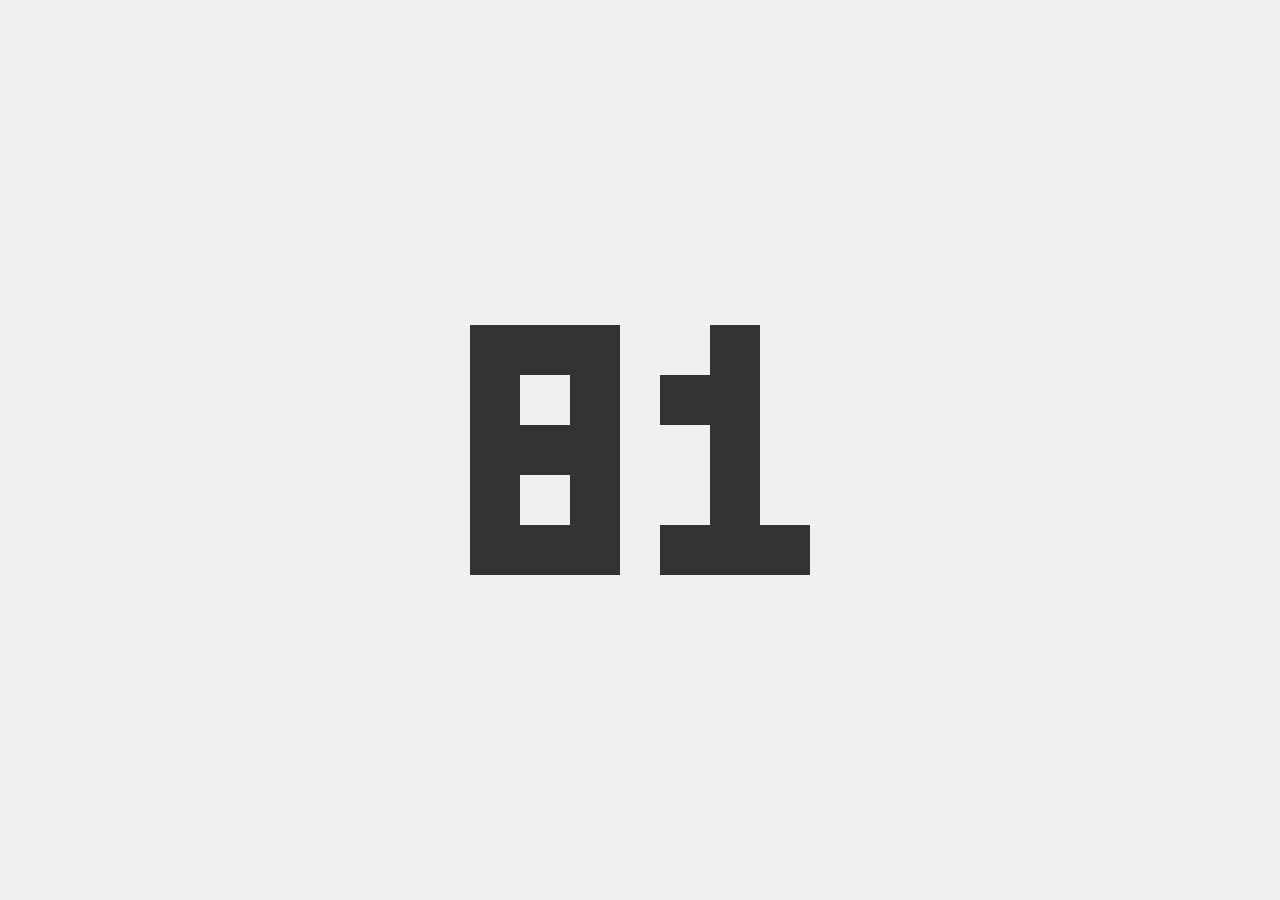
<file: лаба 2 веб/index.html>
<html lang="ru">
<head>
    <meta charset="UTF-8">
    <meta name="viewport" content="width=device-width, initial-scale=1.0">
    <title>Задание 1 - Цифры 81</title>
    <link rel="stylesheet" href="style1.css">
</head>
<body>
  
    <div class="screen-center">
        
        
        <div class="numbers-wrapper">
            
            
            <div class="digit eight">
                <!-- Ряд 1 -->
                <div class="b"></div><div class="b"></div><div class="b"></div>
                <!-- Ряд 2 -->
                <div class="b"></div><div class="w"></div><div class="b"></div>
                <!-- Ряд 3 -->
                <div class="b"></div><div class="b"></div><div class="b"></div>
                <!-- Ряд 4 -->
                <div class="b"></div><div class="w"></div><div class="b"></div>
                <!-- Ряд 5 -->
                <div class="b"></div><div class="b"></div><div class="b"></div>
            </div>

            
            <div class="digit one">
                <!-- Ряд 1 -->
                <div class="w"></div><div class="b"></div><div class="w"></div>
                <!-- Ряд 2 -->
                <div class="b"></div><div class="b"></div><div class="w"></div>
                <!-- Ряд 3 -->
                <div class="w"></div><div class="b"></div><div class="w"></div>
                <!-- Ряд 4 -->
                <div class="w"></div><div class="b"></div><div class="w"></div>
                <!-- Ряд 5 -->
                <div class="b"></div><div class="b"></div><div class="b"></div>
            </div>

        </div>
    </div>
</body>
</html>
</file>
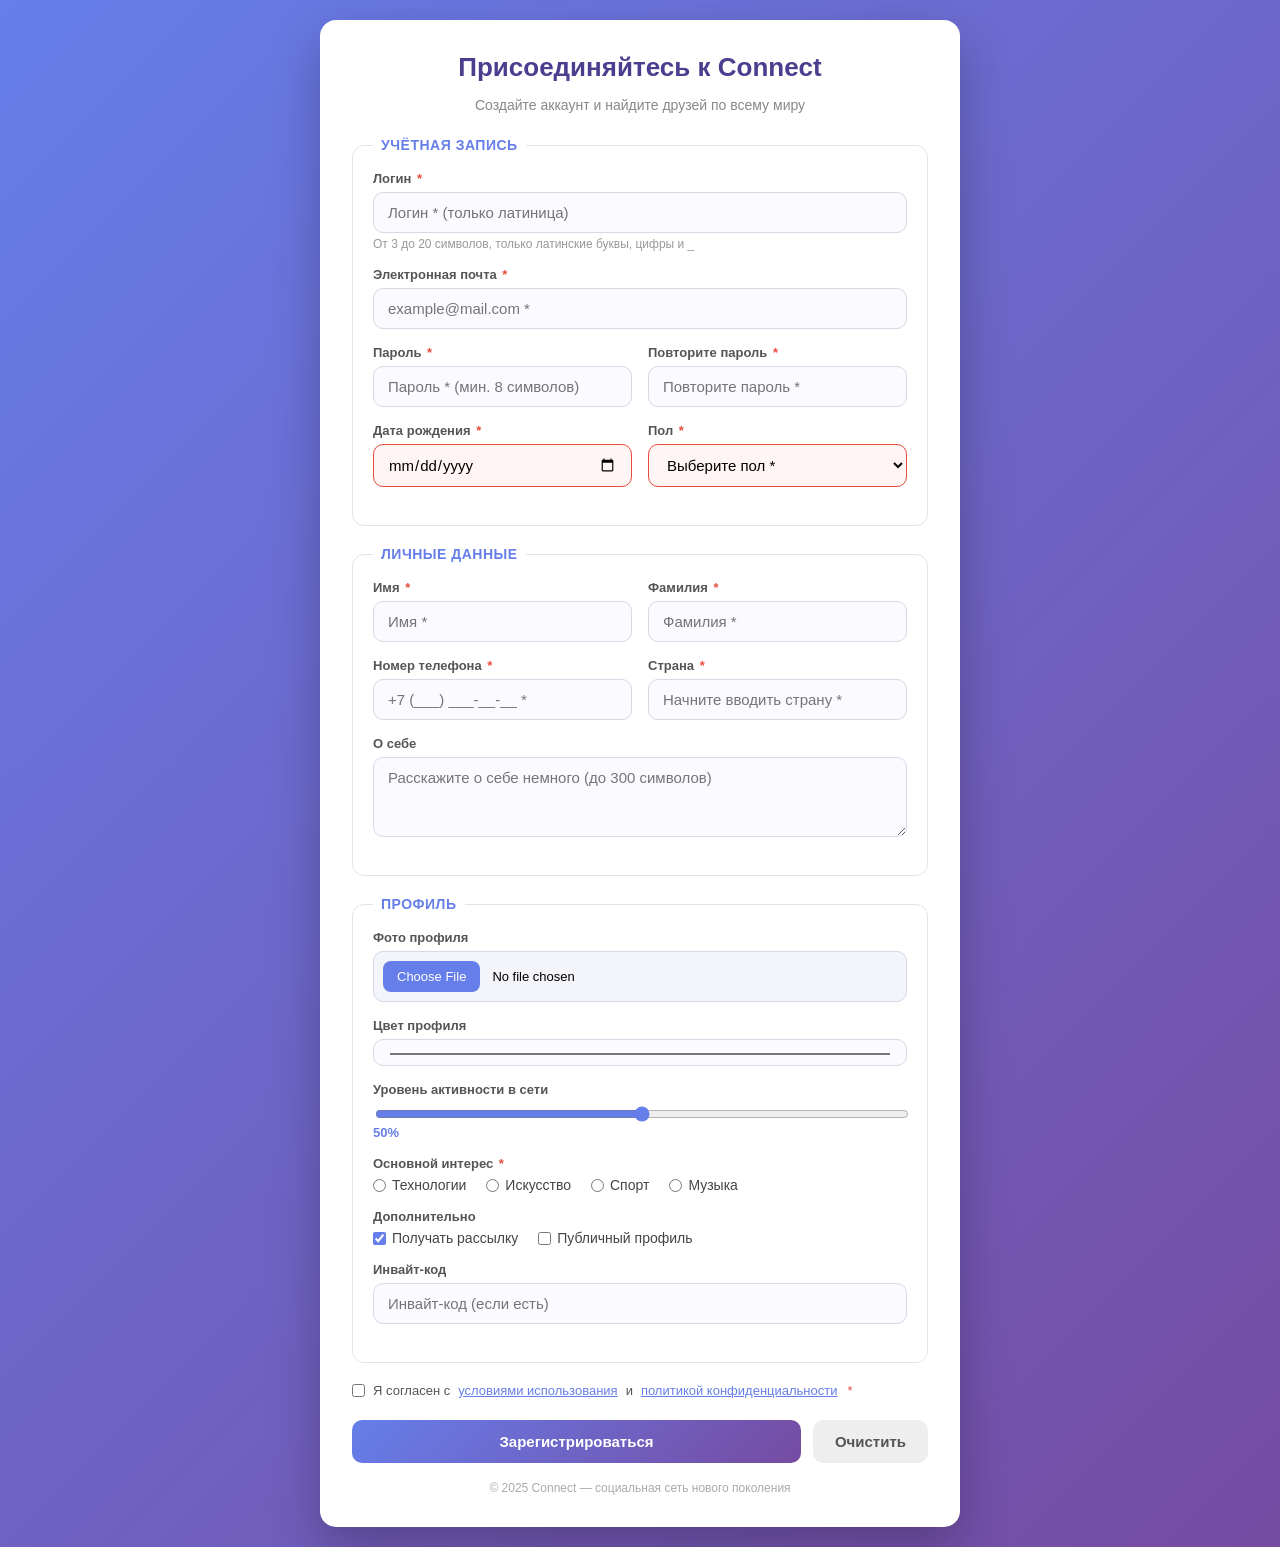
<file: лаба 3 веб/index.html>
<!DOCTYPE html>
<html lang="ru">
<head>
<meta charset="UTF-8">
<meta name="viewport" content="width=device-width, initial-scale=1.0">
<title>Регистрация в соц. сети</title>
<style>
  * { box-sizing: border-box; }
  body {
    font-family: 'Segoe UI', Arial, sans-serif;
    background: linear-gradient(135deg, #667eea, #764ba2);
    display: flex;
    justify-content: center;
    align-items: center;
    min-height: 100vh;
    margin: 0;
    padding: 20px;
  }
  .form-container {
    background: #fff;
    border-radius: 16px;
    box-shadow: 0 20px 50px rgba(0,0,0,.25);
    padding: 32px;
    width: 100%;
    max-width: 640px;
  }
  h1 {
    text-align: center;
    color: #4a3f8f;
    margin: 0 0 6px;
    font-size: 26px;
  }
  .subtitle {
    text-align: center;
    color: #888;
    font-size: 14px;
    margin-bottom: 24px;
  }
  fieldset {
    border: 1px solid #e3e3ee;
    border-radius: 12px;
    padding: 18px 20px 22px;
    margin: 0 0 20px;
  }
  legend {
    color: #667eea;
    font-weight: 600;
    padding: 0 8px;
    font-size: 14px;
    text-transform: uppercase;
    letter-spacing: .5px;
  }
  .field {
    margin-bottom: 16px;
    display: flex;
    flex-direction: column;
  }
  .row {
    display: flex;
    gap: 16px;
  }
  .row .field { flex: 1; }
  label {
    font-size: 13px;
    font-weight: 600;
    color: #555;
    margin-bottom: 6px;
  }
  input, select, textarea {
    width: 100%;
    padding: 11px 14px;
    border: 1.5px solid #d8d8e6;
    border-radius: 10px;
    font-size: 15px;
    font-family: inherit;
    transition: border-color .2s, box-shadow .2s;
    background: #fafaff;
  }
  input:focus, select:focus, textarea:focus {
    outline: none;
    border-color: #667eea;
    box-shadow: 0 0 0 3px rgba(102,126,234,.18);
    background: #fff;
  }
  textarea { resize: vertical; min-height: 80px; }
  .radio-group, .checkbox-group {
    display: flex;
    flex-wrap: wrap;
    gap: 8px 20px;
  }
  .radio-group label, .checkbox-group label {
    font-weight: 400;
    font-size: 14px;
    color: #444;
    display: flex;
    align-items: center;
    gap: 6px;
    margin: 0;
    cursor: pointer;
  }
  .radio-group input, .checkbox-group input {
    width: auto;
    margin: 0;
    accent-color: #667eea;
  }
  .hint { font-size: 12px; color: #999; margin-top: 4px; }
  .avatar-field {
    display: flex;
    align-items: center;
    gap: 14px;
  }
  input[type="file"] {
    padding: 9px;
    font-size: 13px;
    background: #f4f4fb;
    cursor: pointer;
  }
  input[type="file"]::file-selector-button {
    background: #667eea;
    color: #fff;
    border: none;
    border-radius: 8px;
    padding: 8px 14px;
    margin-right: 12px;
    cursor: pointer;
    font-size: 13px;
    transition: background .2s;
  }
  input[type="file"]::file-selector-button:hover { background: #5560cc; }
  input[type="range"] { padding: 0; accent-color: #667eea; }
  .range-value { font-size: 13px; color: #667eea; font-weight: 600; }
  .actions {
    display: flex;
    gap: 12px;
    margin-top: 8px;
  }
  button {
    flex: 1;
    padding: 13px;
    border: none;
    border-radius: 10px;
    font-size: 15px;
    font-weight: 600;
    cursor: pointer;
    transition: transform .15s, box-shadow .2s;
  }
  button:hover { transform: translateY(-1px); box-shadow: 0 6px 16px rgba(0,0,0,.15); }
  button[type="submit"] {
    background: linear-gradient(135deg, #667eea, #764ba2);
    color: #fff;
  }
  button[type="reset"] {
    background: #eee;
    color: #555;
    flex: 0 0 auto;
    padding: 13px 22px;
  }
  footer {
    text-align: center;
    font-size: 12px;
    color: #aaa;
    margin-top: 18px;
  }

  .required { color: #e74c3c; margin-left: 2px; }

  input:invalid:not(:placeholder-shown):not(:focus):not([type="checkbox"]):not([type="radio"]):not([type="range"]):not([type="file"]):not([type="color"]):not([type="password"]),
  textarea:invalid:not(:placeholder-shown):not(:focus),
  select:invalid:not(:focus):not(:valid) {
    border-color: #e74c3c;
    background: #fff5f5;
  }
  input:valid:not(:placeholder-shown):not([type="checkbox"]):not([type="radio"]):not([type="range"]):not([type="file"]):not([type="color"]):not([type="password"]):not([type="date"]) {
    border-color: #2ecc71;
  }
  .error-message {
    display: none;
    color: #e74c3c;
    font-size: 12px;
    margin-top: 4px;
  }
  .field.invalid .error-message { display: block; }
  .field.invalid input,
  .field.invalid select,
  .field.invalid textarea {
    border-color: #e74c3c;
    background: #fff5f5;
  }

  @media (max-width: 600px) {
    body { padding: 12px; align-items: flex-start; }
    .form-container { padding: 20px 16px; border-radius: 14px; }
    h1 { font-size: 21px; }

    .field label { display: none; }
    .radio-group label, .checkbox-group label { display: flex; }
    fieldset { padding: 14px 14px 18px; }

    .row { flex-direction: column; gap: 0; }
    .actions { flex-direction: column; }
    button[type="reset"] { flex: 1; padding: 13px; }
    .hint { display: block; }
    .error-message { display: none !important; }
    .field.invalid .error-message { display: block !important; }
  }
</style>
</head>
<body>

<main class="form-container">
  <h1>Присоединяйтесь к Connect</h1>
  <p class="subtitle">Создайте аккаунт и найдите друзей по всему миру</p>

  <form id="regForm" action="#" method="post" enctype="multipart/form-data" novalidate>

    <fieldset>
      <legend>Учётная запись</legend>

      <div class="field" data-field="login">
        <label for="login">Логин <span class="required">*</span></label>
        <input type="text" id="login" name="login"
               placeholder="Логин * (только латиница)"
               required minlength="3" maxlength="20" pattern="[A-Za-z0-9_]+"
               autocomplete="username">
        <span class="hint">От 3 до 20 символов, только латинские буквы, цифры и _</span>
        <span class="error-message">Введите корректный логин (3–20 символов, латиница)</span>
      </div>

      <div class="field" data-field="email">
        <label for="email">Электронная почта <span class="required">*</span></label>
        <input type="email" id="email" name="email"
               placeholder="example@mail.com *"
               required autocomplete="email">
        <span class="error-message">Введите корректный e-mail</span>
      </div>

      <div class="row">
        <div class="field" data-field="password">
          <label for="password">Пароль <span class="required">*</span></label>
          <input type="password" id="password" name="password"
                 placeholder="Пароль * (мин. 8 символов)"
                 required minlength="8" autocomplete="new-password">
          <span class="error-message">Пароль минимум 8 символов</span>
        </div>
        <div class="field" data-field="password-confirm">
          <label for="password-confirm">Повторите пароль <span class="required">*</span></label>
          <input type="password" id="password-confirm" name="password_confirm"
                 placeholder="Повторите пароль *"
                 required minlength="8" autocomplete="new-password">
          <span class="error-message">Пароли не совпадают</span>
        </div>
      </div>

      <div class="row">
        <div class="field" data-field="birthdate">
          <label for="birthdate">Дата рождения <span class="required">*</span></label>
          <input type="date" id="birthdate" name="birthdate" required>
          <span class="error-message">Регистрация доступна с 16 лет</span>
        </div>
        <div class="field" data-field="gender">
          <label for="gender">Пол <span class="required">*</span></label>
          <select id="gender" name="gender" required>
            <option value="" disabled selected>Выберите пол *</option>
            <option value="male">Мужской</option>
            <option value="female">Женский</option>
            <option value="other">Другой</option>
            <option value="na">Не хочу указывать</option>
          </select>
          <span class="error-message">Выберите пол</span>
        </div>
      </div>
    </fieldset>

    <fieldset>
      <legend>Личные данные</legend>

      <div class="row">
        <div class="field" data-field="first-name">
          <label for="first-name">Имя <span class="required">*</span></label>
          <input type="text" id="first-name" name="first_name"
                 placeholder="Имя *" required minlength="2" maxlength="50"
                 autocomplete="given-name">
          <span class="error-message">Введите имя (от 2 символов)</span>
        </div>
        <div class="field" data-field="last-name">
          <label for="last-name">Фамилия <span class="required">*</span></label>
          <input type="text" id="last-name" name="last_name"
                 placeholder="Фамилия *" required minlength="2" maxlength="50"
                 autocomplete="family-name">
          <span class="error-message">Введите фамилию (от 2 символов)</span>
        </div>
      </div>

      <div class="row">
        <div class="field" data-field="phone">
          <label for="phone">Номер телефона <span class="required">*</span></label>
          <input type="tel" id="phone" name="phone"
                 placeholder="+7 (___) ___-__-__ *"
                 required pattern="\+?[0-9\s\-\(\)]{10,18}"
                 autocomplete="tel">
          <span class="error-message">Введите корректный номер телефона</span>
        </div>
        <div class="field" data-field="country">
          <label for="country">Страна <span class="required">*</span></label>
          <input type="text" id="country" name="country" list="countries"
                 placeholder="Начните вводить страну *" required
                 autocomplete="country-name">
          <datalist id="countries">
            <option value="Россия"></option>
            <option value="Беларусь"></option>
            <option value="Казахстан"></option>
            <option value="Украина"></option>
            <option value="Армения"></option>
            <option value="Грузия"></option>
            <option value="Германия"></option>
            <option value="США"></option>
          </datalist>
          <span class="error-message">Укажите страну</span>
        </div>
      </div>

      <div class="field">
        <label for="bio">О себе</label>
        <textarea id="bio" name="bio" maxlength="300"
                  placeholder="Расскажите о себе немного (до 300 символов)"></textarea>
      </div>
    </fieldset>

    <fieldset>
      <legend>Профиль</legend>

      <div class="field">
        <label for="avatar">Фото профиля</label>
        <div class="avatar-field">
          <input type="file" id="avatar" name="avatar"
                 accept="image/png, image/jpeg, image/webp">
        </div>
      </div>

      <div class="field">
        <label for="username-color">Цвет профиля</label>
        <input type="color" id="username-color" name="profile_color" value="#667eea">
      </div>

      <div class="field">
        <label for="activity">Уровень активности в сети</label>
        <input type="range" id="activity" name="activity"
               min="0" max="100" value="50" step="5"
               oninput="document.getElementById('activity-val').textContent = this.value + '%'">
        <span class="range-value" id="activity-val">50%</span>
      </div>

      <div class="field" data-field="interest">
        <span style="font-size:13px;font-weight:600;color:#555;margin-bottom:6px;">Основной интерес <span class="required">*</span></span>
        <div class="radio-group">
          <label><input type="radio" name="interest" value="tech" required> Технологии</label>
          <label><input type="radio" name="interest" value="art"> Искусство</label>
          <label><input type="radio" name="interest" value="sport"> Спорт</label>
          <label><input type="radio" name="interest" value="music"> Музыка</label>
        </div>
        <span class="error-message">Выберите основной интерес</span>
      </div>

      <div class="field">
        <span style="font-size:13px;font-weight:600;color:#555;margin-bottom:6px;">Дополнительно</span>
        <div class="checkbox-group">
          <label><input type="checkbox" name="newsletter" value="1" checked> Получать рассылку</label>
          <label><input type="checkbox" name="public_profile" value="1"> Публичный профиль</label>
        </div>
      </div>

      <div class="field">
        <label for="invite-code" style="display:inline-block;">Инвайт-код</label>
        <input type="text" id="invite-code" name="invite_code"
               placeholder="Инвайт-код (если есть)"
               maxlength="10">
      </div>
    </fieldset>

    <div class="field" data-field="agree">
      <label style="display:flex;align-items:center;gap:8px;font-weight:400;">
        <input type="checkbox" id="agree" name="agree" required style="width:auto;margin:0;accent-color:#667eea;">
        Я согласен с <a href="#" style="color:#667eea;">условиями использования</a> и
        <a href="#" style="color:#667eea;">политикой конфиденциальности</a> <span class="required">*</span>
      </label>
      <span class="error-message">Необходимо согласие с условиями</span>
    </div>

    <div class="actions">
      <button type="submit">Зарегистрироваться</button>
      <button type="reset">Очистить</button>
    </div>
  </form>

  <footer>© 2025 Connect — социальная сеть нового поколения</footer>
</main>

<script>
(function () {
  const form = document.getElementById('regForm');
  const password = document.getElementById('password');
  const passwordConfirm = document.getElementById('password-confirm');
  const birthdate = document.getElementById('birthdate');

  const MIN_AGE = 16;

  function isAgeValid(value) {
    if (!value) return false;
    const today = new Date();
    const birth = new Date(value);
    if (isNaN(birth.getTime())) return false;
    let age = today.getFullYear() - birth.getFullYear();
    const m = today.getMonth() - birth.getMonth();
    if (m < 0 || (m === 0 && today.getDate() < birth.getDate())) age--;
    return age >= MIN_AGE;
  }

  const validators = {
    login: v => /^[A-Za-z0-9_]{3,20}$/.test(v),
    email: v => /^[^\s@]+@[^\s@]+\.[^\s@]+$/.test(v),
    'password': v => v.length >= 8,
    'password-confirm': v => v.length >= 8 && v === password.value,
    birthdate: v => isAgeValid(v),
    gender: v => v !== '',
    'first-name': v => v.trim().length >= 2,
    'last-name': v => v.trim().length >= 2,
    phone: v => /^\+?[0-9\s\-\(\)]{10,18}$/.test(v),
    country: v => v.trim().length > 0,
    interest: () => document.querySelector('input[name="interest"]:checked') !== null,
    agree: () => document.getElementById('agree').checked
  };

  function getValue(name) {
    const el = form.elements[name];
    if (!el) return '';
    if (el instanceof RadioNodeList) return el.value;
    return el.value;
  }

  function setFieldState(name, valid) {
    const field = form.querySelector(`[data-field="${name}"]`);
    if (!field) return;
    field.classList.toggle('invalid', !valid);
  }

  function validateField(name) {
    const fn = validators[name];
    if (!fn) return true;
    const valid = fn(getValue(name));
    setFieldState(name, valid);
    return valid;
  }

  function validateAll() {
    let allValid = true;
    Object.keys(validators).forEach(name => {
      if (!validateField(name)) allValid = false;
    });
    return allValid;
  }

  Object.keys(validators).forEach(name => {
    const el = form.elements[name];
    if (!el) return;
    if (el instanceof RadioNodeList) {
      el.forEach(r => r.addEventListener('change', () => validateField(name)));
    } else {
      el.addEventListener('blur', () => validateField(name));
      el.addEventListener('input', () => {
        if (form.querySelector(`[data-field="${name}"]`)?.classList.contains('invalid')) {
          validateField(name);
        }
      });
      el.addEventListener('change', () => validateField(name));
    }
  });

  password.addEventListener('input', () => {
    if (form.querySelector('[data-field="password-confirm"]').classList.contains('invalid')) {
      validateField('password-confirm');
    }
  });

  form.addEventListener('submit', function (e) {
    e.preventDefault();
    const valid = validateAll();
    if (!valid) {
      const firstInvalid = form.querySelector('.field.invalid');
      if (firstInvalid) {
        firstInvalid.scrollIntoView({ behavior: 'smooth', block: 'center' });
        const input = firstInvalid.querySelector('input, select, textarea');
        if (input) input.focus();
      }
      return;
    }
    if (password.value !== passwordConfirm.value) {
      setFieldState('password-confirm', false);
      passwordConfirm.focus();
      return;
    }
    alert('Регистрация прошла успешно!');
    form.reset();
    form.querySelectorAll('.field.invalid').forEach(f => f.classList.remove('invalid'));
    document.getElementById('activity-val').textContent = '50%';
  });

  form.addEventListener('reset', function () {
    setTimeout(() => {
      form.querySelectorAll('.field.invalid').forEach(f => f.classList.remove('invalid'));
      document.getElementById('activity-val').textContent = '50%';
    }, 0);
  });
})();
</script>

</body>
</html>
</file>
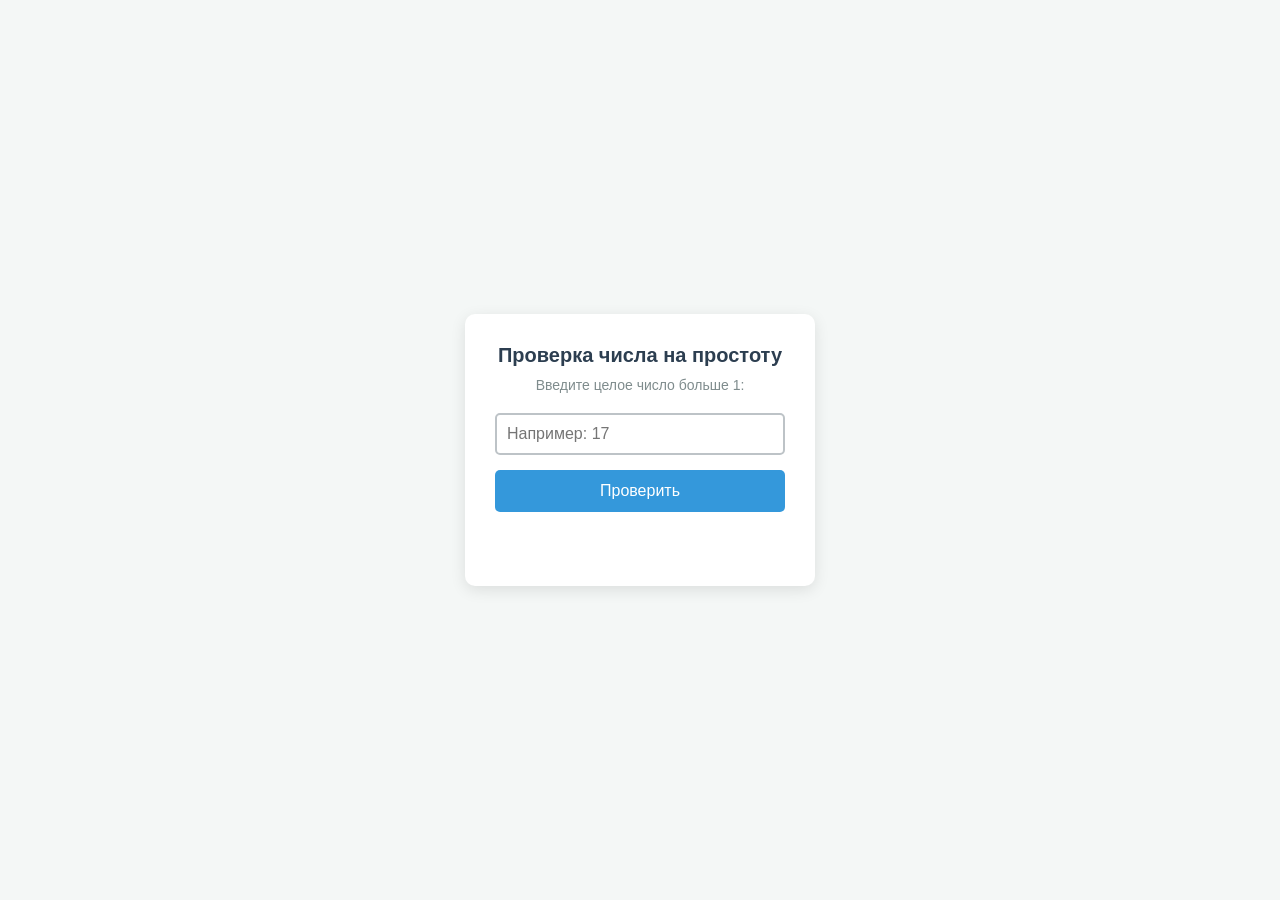
<file: лаба 5/index.html>
<!DOCTYPE html>
<html lang="ru">
<head>
    <meta charset="UTF-8">
    <meta name="viewport" content="width=device-width, initial-scale=1.0">
    <title>Проверка на простое число</title>
    <link rel="stylesheet" href="style.css">
</head>
<body>

    <div class="container">
        <h1>Проверка числа на простоту</h1>
        <p>Введите целое число больше 1:</p>
        
        <input type="number" id="numberInput" placeholder="Например: 17">
        <button onclick="checkPrime()">Проверить</button>
        
        <div id="result" class="result-box"></div>
    </div>

    <script>
        function checkPrime() {
            // Получаем значение из поля ввода
            let input = document.getElementById('numberInput').value;
            let resultDiv = document.getElementById('result');
            
            // Проверка на пустую строку
            if (input === '') {
                resultDiv.innerHTML = "Пожалуйста, введите число.";
                resultDiv.style.color = "#e74c3c";
                return;
            }

            let num = parseInt(input);

            // Простые числа начинаются с 2
            if (num <= 1) {
                resultDiv.innerHTML = `Число ${num} не является простым.`;
                resultDiv.style.color = "#e74c3c";
                return;
            }

            // Алгоритм проверки на простое число
            let isPrime = true;
            // Достаточно проверять до корня из числа для оптимизации
            for (let i = 2; i <= Math.sqrt(num); i++) {
                if (num % i === 0) {
                    isPrime = false;
                    break;
                }
            }

            // Вывод результата
            if (isPrime) {
                resultDiv.innerHTML = `✅ Число ${num} — <strong>простое</strong>.`;
                resultDiv.style.color = "#27ae60";
            } else {
                resultDiv.innerHTML = `❌ Число ${num} — <strong>составное</strong> (не простое).`;
                resultDiv.style.color = "#e74c3c";
            }
        }
    </script>

</body>
</html>
</file>
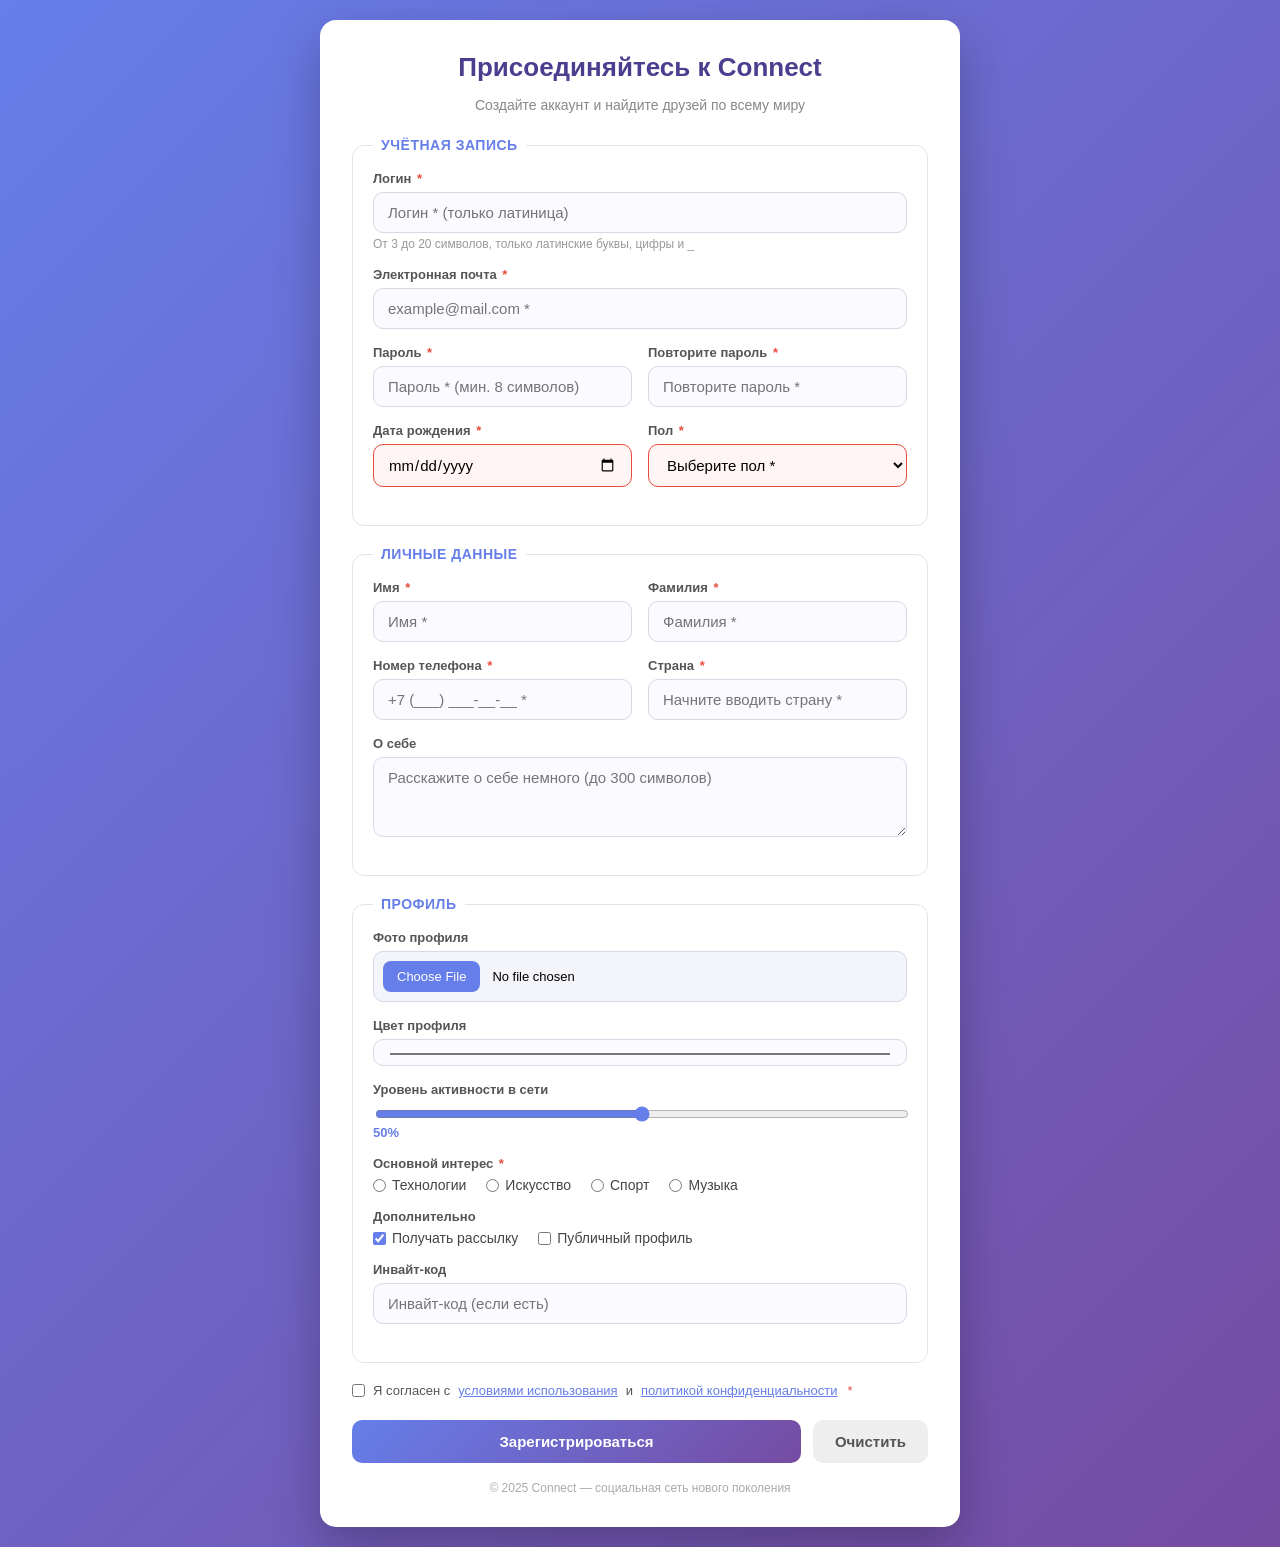
<file: лаба 6/index.html>
<!DOCTYPE html>
<html lang="ru">
<head>
<meta charset="UTF-8">
<meta name="viewport" content="width=device-width, initial-scale=1.0">
<title>Регистрация в соц. сети</title>
<style>
  * { box-sizing: border-box; }
  body {
    font-family: 'Segoe UI', Arial, sans-serif;
    background: linear-gradient(135deg, #667eea, #764ba2);
    display: flex;
    justify-content: center;
    align-items: center;
    min-height: 100vh;
    margin: 0;
    padding: 20px;
  }
  .form-container {
    background: #fff;
    border-radius: 16px;
    box-shadow: 0 20px 50px rgba(0,0,0,.25);
    padding: 32px;
    width: 100%;
    max-width: 640px;
  }
  h1 {
    text-align: center;
    color: #4a3f8f;
    margin: 0 0 6px;
    font-size: 26px;
  }
  .subtitle {
    text-align: center;
    color: #888;
    font-size: 14px;
    margin-bottom: 24px;
  }
  fieldset {
    border: 1px solid #e3e3ee;
    border-radius: 12px;
    padding: 18px 20px 22px;
    margin: 0 0 20px;
  }
  legend {
    color: #667eea;
    font-weight: 600;
    padding: 0 8px;
    font-size: 14px;
    text-transform: uppercase;
    letter-spacing: .5px;
  }
  .field {
    margin-bottom: 16px;
    display: flex;
    flex-direction: column;
  }
  .row {
    display: flex;
    gap: 16px;
  }
  .row .field { flex: 1; }
  label {
    font-size: 13px;
    font-weight: 600;
    color: #555;
    margin-bottom: 6px;
  }
  input, select, textarea {
    width: 100%;
    padding: 11px 14px;
    border: 1.5px solid #d8d8e6;
    border-radius: 10px;
    font-size: 15px;
    font-family: inherit;
    transition: border-color .2s, box-shadow .2s;
    background: #fafaff;
  }
  input:focus, select:focus, textarea:focus {
    outline: none;
    border-color: #667eea;
    box-shadow: 0 0 0 3px rgba(102,126,234,.18);
    background: #fff;
  }
  textarea { resize: vertical; min-height: 80px; }
  .radio-group, .checkbox-group {
    display: flex;
    flex-wrap: wrap;
    gap: 8px 20px;
  }
  .radio-group label, .checkbox-group label {
    font-weight: 400;
    font-size: 14px;
    color: #444;
    display: flex;
    align-items: center;
    gap: 6px;
    margin: 0;
    cursor: pointer;
  }
  .radio-group input, .checkbox-group input {
    width: auto;
    margin: 0;
    accent-color: #667eea;
  }
  .hint { font-size: 12px; color: #999; margin-top: 4px; }
  .avatar-field {
    display: flex;
    align-items: center;
    gap: 14px;
  }
  input[type="file"] {
    padding: 9px;
    font-size: 13px;
    background: #f4f4fb;
    cursor: pointer;
  }
  input[type="file"]::file-selector-button {
    background: #667eea;
    color: #fff;
    border: none;
    border-radius: 8px;
    padding: 8px 14px;
    margin-right: 12px;
    cursor: pointer;
    font-size: 13px;
    transition: background .2s;
  }
  input[type="file"]::file-selector-button:hover { background: #5560cc; }
  input[type="range"] { padding: 0; accent-color: #667eea; }
  .range-value { font-size: 13px; color: #667eea; font-weight: 600; }
  .actions {
    display: flex;
    gap: 12px;
    margin-top: 8px;
  }
  button {
    flex: 1;
    padding: 13px;
    border: none;
    border-radius: 10px;
    font-size: 15px;
    font-weight: 600;
    cursor: pointer;
    transition: transform .15s, box-shadow .2s;
  }
  button:hover { transform: translateY(-1px); box-shadow: 0 6px 16px rgba(0,0,0,.15); }
  button[type="submit"] {
    background: linear-gradient(135deg, #667eea, #764ba2);
    color: #fff;
  }
  button[type="reset"] {
    background: #eee;
    color: #555;
    flex: 0 0 auto;
    padding: 13px 22px;
  }
  footer {
    text-align: center;
    font-size: 12px;
    color: #aaa;
    margin-top: 18px;
  }

  .required { color: #e74c3c; margin-left: 2px; }

  input:invalid:not(:placeholder-shown):not(:focus):not([type="checkbox"]):not([type="radio"]):not([type="range"]):not([type="file"]):not([type="color"]):not([type="password"]),
  textarea:invalid:not(:placeholder-shown):not(:focus),
  select:invalid:not(:focus):not(:valid) {
    border-color: #e74c3c;
    background: #fff5f5;
  }
  input:valid:not(:placeholder-shown):not([type="checkbox"]):not([type="radio"]):not([type="range"]):not([type="file"]):not([type="color"]):not([type="password"]):not([type="date"]) {
    border-color: #2ecc71;
  }
  .error-message {
    display: none;
    color: #e74c3c;
    font-size: 12px;
    margin-top: 4px;
  }
  .field.invalid .error-message { display: block; }
  .field.invalid input,
  .field.invalid select,
  .field.invalid textarea {
    border-color: #e74c3c;
    background: #fff5f5;
  }

  /* Стили для вывода результата */
  #resultScreen {
    display: none;
    text-align: left;
  }
  #resultScreen h2 {
    text-align: center;
    color: #27ae60;
    margin-bottom: 20px;
  }
  .res-row {
    margin-bottom: 12px;
    padding-bottom: 8px;
    border-bottom: 1px solid #eee;
    font-size: 15px;
  }
  .res-row strong {
    color: #4a3f8f;
    display: inline-block;
    min-width: 150px;
  }
  .res-avatar {
    max-width: 100px;
    border-radius: 10px;
    display: block;
    margin-top: 5px;
  }
  .back-btn {
    width: 100%;
    background: #3498db;
    color: #fff;
    margin-top: 20px;
  }

  @media (max-width: 600px) {
    body { padding: 12px; align-items: flex-start; }
    .form-container { padding: 20px 16px; border-radius: 14px; }
    h1 { font-size: 21px; }

    .field label { display: none; }
    .radio-group label, .checkbox-group label { display: flex; }
    fieldset { padding: 14px 14px 18px; }

    .row { flex-direction: column; gap: 0; }
    .actions { flex-direction: column; }
    button[type="reset"] { flex: 1; padding: 13px; }
    .hint { display: block; }
    .error-message { display: none !important; }
    .field.invalid .error-message { display: block !important; }
    .res-row strong { min-width: 100%; display: block; margin-bottom: 4px; }
  }
</style>
</head>
<body>

<main class="form-container">
  <div id="formScreen">
    <h1>Присоединяйтесь к Connect</h1>
    <p class="subtitle">Создайте аккаунт и найдите друзей по всему миру</p>

    <form id="regForm" action="#" method="post" enctype="multipart/form-data" novalidate>

      <fieldset>
        <legend>Учётная запись</legend>

        <div class="field" data-field="login">
          <label for="login">Логин <span class="required">*</span></label>
          <input type="text" id="login" name="login"
                 placeholder="Логин * (только латиница)"
                 required minlength="3" maxlength="20" pattern="[A-Za-z0-9_]+"
                 autocomplete="username">
          <span class="hint">От 3 до 20 символов, только латинские буквы, цифры и _</span>
          <span class="error-message">Введите корректный логин (3–20 символов, латиница)</span>
        </div>

        <div class="field" data-field="email">
          <label for="email">Электронная почта <span class="required">*</span></label>
          <input type="email" id="email" name="email"
                 placeholder="example@mail.com *"
                 required autocomplete="email">
          <span class="error-message">Введите корректный e-mail</span>
        </div>

        <div class="row">
          <div class="field" data-field="password">
            <label for="password">Пароль <span class="required">*</span></label>
            <input type="password" id="password" name="password"
                   placeholder="Пароль * (мин. 8 символов)"
                   required minlength="8" autocomplete="new-password">
            <span class="error-message">Пароль минимум 8 символов</span>
          </div>
          <div class="field" data-field="password-confirm">
            <label for="password-confirm">Повторите пароль <span class="required">*</span></label>
            <input type="password" id="password-confirm" name="password_confirm"
                   placeholder="Повторите пароль *"
                   required minlength="8" autocomplete="new-password">
            <span class="error-message">Пароли не совпадают</span>
          </div>
        </div>

        <div class="row">
          <div class="field" data-field="birthdate">
            <label for="birthdate">Дата рождения <span class="required">*</span></label>
            <input type="date" id="birthdate" name="birthdate" required>
            <span class="error-message">Регистрация доступна с 16 лет</span>
          </div>
          <div class="field" data-field="gender">
            <label for="gender">Пол <span class="required">*</span></label>
            <select id="gender" name="gender" required>
              <option value="" disabled selected>Выберите пол *</option>
              <option value="male">Мужской</option>
              <option value="female">Женский</option>
              <option value="other">Другой</option>
              <option value="na">Не хочу указывать</option>
            </select>
            <span class="error-message">Выберите пол</span>
          </div>
        </div>
      </fieldset>

      <fieldset>
        <legend>Личные данные</legend>

        <div class="row">
          <div class="field" data-field="first-name">
            <label for="first-name">Имя <span class="required">*</span></label>
            <input type="text" id="first-name" name="first_name"
                   placeholder="Имя *" required minlength="2" maxlength="50"
                   autocomplete="given-name">
            <span class="error-message">Введите имя (от 2 символов)</span>
          </div>
          <div class="field" data-field="last-name">
            <label for="last-name">Фамилия <span class="required">*</span></label>
            <input type="text" id="last-name" name="last_name"
                   placeholder="Фамилия *" required minlength="2" maxlength="50"
                   autocomplete="family-name">
            <span class="error-message">Введите фамилию (от 2 символов)</span>
          </div>
        </div>

        <div class="row">
          <div class="field" data-field="phone">
            <label for="phone">Номер телефона <span class="required">*</span></label>
            <input type="tel" id="phone" name="phone"
                   placeholder="+7 (___) ___-__-__ *"
                   required pattern="\+?[0-9\s\-\(\)]{10,18}"
                   autocomplete="tel">
            <span class="error-message">Введите корректный номер телефона</span>
          </div>
          <div class="field" data-field="country">
            <label for="country">Страна <span class="required">*</span></label>
            <input type="text" id="country" name="country" list="countries"
                   placeholder="Начните вводить страну *" required
                   autocomplete="country-name">
            <datalist id="countries">
              <option value="Россия"></option>
              <option value="Беларусь"></option>
              <option value="Казахстан"></option>
              <option value="Украина"></option>
              <option value="Армения"></option>
              <option value="Грузия"></option>
              <option value="Германия"></option>
              <option value="США"></option>
            </datalist>
            <span class="error-message">Укажите страну</span>
          </div>
        </div>

        <div class="field">
          <label for="bio">О себе</label>
          <textarea id="bio" name="bio" maxlength="300"
                    placeholder="Расскажите о себе немного (до 300 символов)"></textarea>
        </div>
      </fieldset>

      <fieldset>
        <legend>Профиль</legend>

        <div class="field">
          <label for="avatar">Фото профиля</label>
          <div class="avatar-field">
            <input type="file" id="avatar" name="avatar"
                   accept="image/png, image/jpeg, image/webp">
          </div>
        </div>

        <div class="field">
          <label for="username-color">Цвет профиля</label>
          <input type="color" id="username-color" name="profile_color" value="#667eea">
        </div>

        <div class="field">
          <label for="activity">Уровень активности в сети</label>
          <input type="range" id="activity" name="activity"
                 min="0" max="100" value="50" step="5"
                 oninput="document.getElementById('activity-val').textContent = this.value + '%'">
          <span class="range-value" id="activity-val">50%</span>
        </div>

        <div class="field" data-field="interest">
          <span style="font-size:13px;font-weight:600;color:#555;margin-bottom:6px;">Основной интерес <span class="required">*</span></span>
          <div class="radio-group">
            <label><input type="radio" name="interest" value="tech" required> Технологии</label>
            <label><input type="radio" name="interest" value="art"> Искусство</label>
            <label><input type="radio" name="interest" value="sport"> Спорт</label>
            <label><input type="radio" name="interest" value="music"> Музыка</label>
          </div>
          <span class="error-message">Выберите основной интерес</span>
        </div>

        <div class="field">
          <span style="font-size:13px;font-weight:600;color:#555;margin-bottom:6px;">Дополнительно</span>
          <div class="checkbox-group">
            <label><input type="checkbox" name="newsletter" value="1" checked> Получать рассылку</label>
            <label><input type="checkbox" name="public_profile" value="1"> Публичный профиль</label>
          </div>
        </div>

        <div class="field">
          <label for="invite-code" style="display:inline-block;">Инвайт-код</label>
          <input type="text" id="invite-code" name="invite_code"
                 placeholder="Инвайт-код (если есть)"
                 maxlength="10">
        </div>
      </fieldset>

      <div class="field" data-field="agree">
        <label style="display:flex;align-items:center;gap:8px;font-weight:400;">
          <input type="checkbox" id="agree" name="agree" required style="width:auto;margin:0;accent-color:#667eea;">
          Я согласен с <a href="#" style="color:#667eea;">условиями использования</a> и
          <a href="#" style="color:#667eea;">политикой конфиденциальности</a> <span class="required">*</span>
        </label>
        <span class="error-message">Необходимо согласие с условиями</span>
      </div>

      <div class="actions">
        <button type="submit">Зарегистрироваться</button>
        <button type="reset">Очистить</button>
      </div>
    </form>
  </div>

  <!-- Блок для вывода результата -->
  <div id="resultScreen">
    <h2>✅ Успешная регистрация!</h2>
    <div id="resultData"></div>
    <button class="back-btn" onclick="resetForm()">Заполнить заново</button>
  </div>

  <footer>© 2025 Connect — социальная сеть нового поколения</footer>
</main>

<script>
(function () {
  const form = document.getElementById('regForm');
  const password = document.getElementById('password');
  const passwordConfirm = document.getElementById('password-confirm');
  const birthdate = document.getElementById('birthdate');

  const MIN_AGE = 16;

  function isAgeValid(value) {
    if (!value) return false;
    const today = new Date();
    const birth = new Date(value);
    if (isNaN(birth.getTime())) return false;
    let age = today.getFullYear() - birth.getFullYear();
    const m = today.getMonth() - birth.getMonth();
    if (m < 0 || (m === 0 && today.getDate() < birth.getDate())) age--;
    return age >= MIN_AGE;
  }

  const validators = {
    login: v => /^[A-Za-z0-9_]{3,20}$/.test(v),
    email: v => /^[^\s@]+@[^\s@]+\.[^\s@]+$/.test(v),
    'password': v => v.length >= 8,
    'password-confirm': v => v.length >= 8 && v === password.value,
    birthdate: v => isAgeValid(v),
    gender: v => v !== '',
    'first-name': v => v.trim().length >= 2,
    'last-name': v => v.trim().length >= 2,
    phone: v => /^\+?[0-9\s\-\(\)]{10,18}$/.test(v),
    country: v => v.trim().length > 0,
    interest: () => document.querySelector('input[name="interest"]:checked') !== null,
    agree: () => document.getElementById('agree').checked
  };

  function getValue(name) {
    const el = form.elements[name];
    if (!el) return '';
    if (el instanceof RadioNodeList) return el.value;
    return el.value;
  }

  function setFieldState(name, valid) {
    const field = form.querySelector(`[data-field="${name}"]`);
    if (!field) return;
    field.classList.toggle('invalid', !valid);
  }

  function validateField(name) {
    const fn = validators[name];
    if (!fn) return true;
    const valid = fn(getValue(name));
    setFieldState(name, valid);
    return valid;
  }

  function validateAll() {
    let allValid = true;
    Object.keys(validators).forEach(name => {
      if (!validateField(name)) allValid = false;
    });
    return allValid;
  }

  Object.keys(validators).forEach(name => {
    const el = form.elements[name];
    if (!el) return;
    if (el instanceof RadioNodeList) {
      el.forEach(r => r.addEventListener('change', () => validateField(name)));
    } else {
      el.addEventListener('blur', () => validateField(name));
      el.addEventListener('input', () => {
        if (form.querySelector(`[data-field="${name}"]`)?.classList.contains('invalid')) {
          validateField(name);
        }
      });
      el.addEventListener('change', () => validateField(name));
    }
  });

  password.addEventListener('input', () => {
    if (form.querySelector('[data-field="password-confirm"]').classList.contains('invalid')) {
      validateField('password-confirm');
    }
  });

  form.addEventListener('submit', function (e) {
    e.preventDefault();
    const valid = validateAll();
    
    if (!valid) {
      const firstInvalid = form.querySelector('.field.invalid');
      if (firstInvalid) {
        firstInvalid.scrollIntoView({ behavior: 'smooth', block: 'center' });
        const input = firstInvalid.querySelector('input, select, textarea');
        if (input) input.focus();
      }
      return;
    }
    
    if (password.value !== passwordConfirm.value) {
      setFieldState('password-confirm', false);
      passwordConfirm.focus();
      return;
    }

    // Сбор данных для вывода на экран
    const formData = new FormData(form);
    
    // Пол человека
    const genderEl = document.getElementById('gender');
    const genderText = genderEl.options[genderEl.selectedIndex].text;

    // Интерес
    const interestEl = document.querySelector('input[name="interest"]:checked');
    let interestText = "";
    if (interestEl) {
        const interestsMap = {
            "tech": "Технологии",
            "art": "Искусство",
            "sport": "Спорт",
            "music": "Музыка"
        };
        interestText = interestsMap[interestEl.value] || interestEl.value;
    }

    // Дополнительно
    let extra = [];
    if (document.querySelector('input[name="newsletter"]:checked')) extra.push("Получать рассылку");
    if (document.querySelector('input[name="public_profile"]:checked')) extra.push("Публичный профиль");
    if (extra.length === 0) extra.push("Нет");

    // Фото
    let avatarHtml = "<span style='color:#999;'>Не загружено</span>";
    const fileInput = document.getElementById('avatar');
    if (fileInput.files && fileInput.files[0]) {
        const file = fileInput.files[0];
        const fileURL = URL.createObjectURL(file);
        avatarHtml = `<br><img src="${fileURL}" class="res-avatar" alt="Аватар">`;
    }

    // Вывод на экран
    const resultData = document.getElementById('resultData');
    resultData.innerHTML = `
      <div class="res-row"><strong>Логин:</strong> ${formData.get('login')}</div>
      <div class="res-row"><strong>Email:</strong> ${formData.get('email')}</div>
      <div class="res-row"><strong>Дата рождения:</strong> ${formData.get('birthdate')}</div>
      <div class="res-row"><strong>Пол:</strong> ${genderText}</div>
      <div class="res-row"><strong>Имя:</strong> ${formData.get('first_name')}</div>
      <div class="res-row"><strong>Фамилия:</strong> ${formData.get('last_name')}</div>
      <div class="res-row"><strong>Телефон:</strong> ${formData.get('phone')}</div>
      <div class="res-row"><strong>Страна:</strong> ${formData.get('country')}</div>
      <div class="res-row"><strong>О себе:</strong> ${formData.get('bio') || '<span style="color:#999;">Не указано</span>'}</div>
      <div class="res-row"><strong>Аватар:</strong> ${avatarHtml}</div>
      <div class="res-row"><strong>Цвет профиля:</strong> <span style="display:inline-block;width:15px;height:15px;background:${formData.get('profile_color')};vertical-align:middle;border-radius:3px;"></span> ${formData.get('profile_color')}</div>
      <div class="res-row"><strong>Активность:</strong> ${formData.get('activity')}%</div>
      <div class="res-row"><strong>Интерес:</strong> ${interestText}</div>
      <div class="res-row"><strong>Дополнительно:</strong> ${extra.join(', ')}</div>
      <div class="res-row"><strong>Инвайт-код:</strong> ${formData.get('invite_code') || '<span style="color:#999;">Не указан</span>'}</div>
    `;

    // Прячем форму, показываем результат
    document.getElementById('formScreen').style.display = 'none';
    document.getElementById('resultScreen').style.display = 'block';
    
    // Очищаем форму
    form.reset();
    form.querySelectorAll('.field.invalid').forEach(f => f.classList.remove('invalid'));
    document.getElementById('activity-val').textContent = '50%';
  });

  form.addEventListener('reset', function () {
    setTimeout(() => {
      form.querySelectorAll('.field.invalid').forEach(f => f.classList.remove('invalid'));
      document.getElementById('activity-val').textContent = '50%';
    }, 0);
  });
})();

// Функция возврата к форме
function resetForm() {
    document.getElementById('formScreen').style.display = 'block';
    document.getElementById('resultScreen').style.display = 'none';
    document.getElementById('resultData').innerHTML = '';
    window.scrollTo(0, 0);
}
</script>

</body>
</html>
</file>
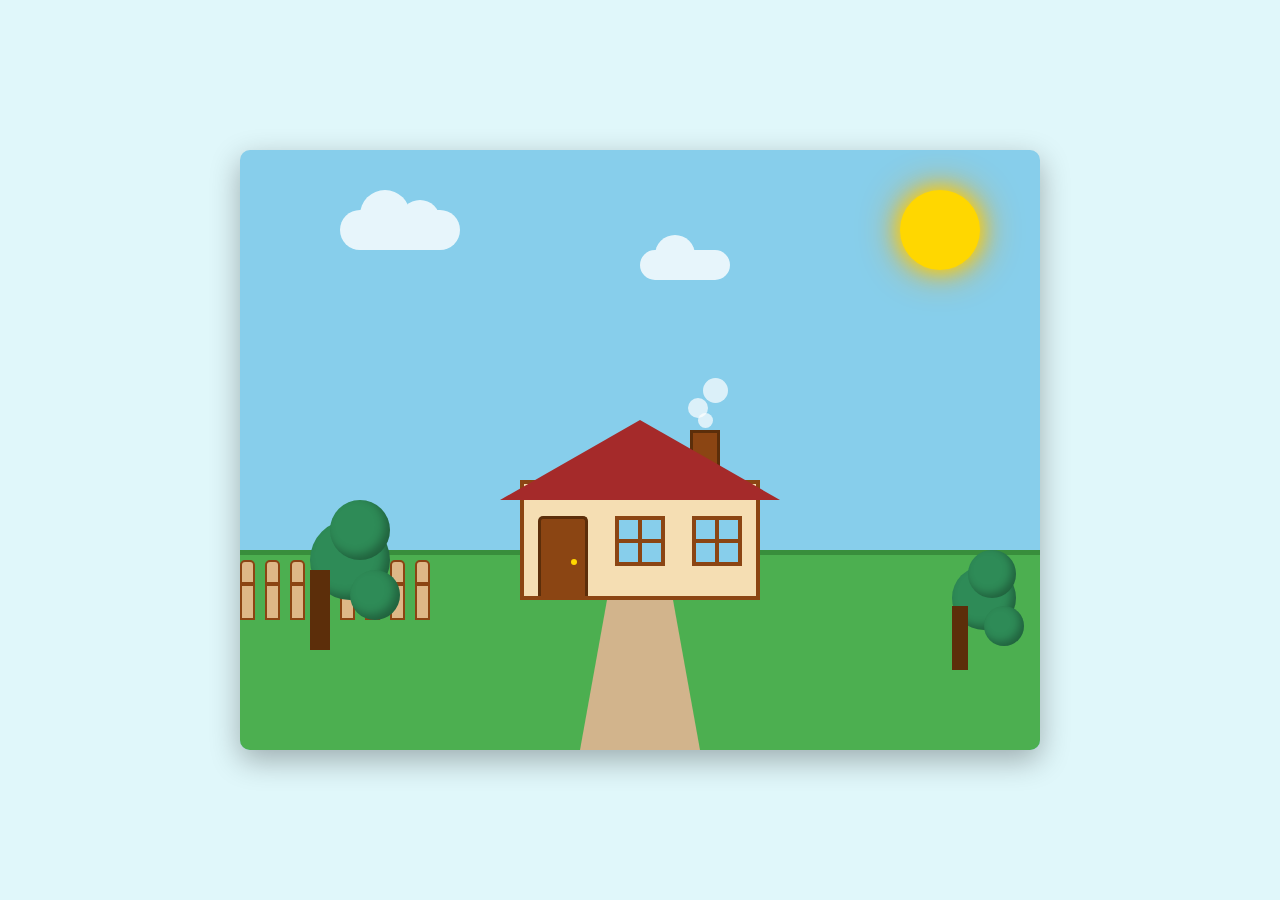
<file: веб 4 лаба/index1.html>
<html lang="ru">
<head>
    <meta charset="UTF-8">
    <meta name="viewport" content="width=device-width, initial-scale=1.0">
    <title>Задание 1 - Домик в деревне</title>
    <link rel="stylesheet" href="style1.css">
</head>
<body>

    <div class="scene">
        
        <div class="sun"></div>
        <div class="cloud cloud1"></div>
        <div class="cloud cloud2"></div>

        
        <div class="ground"></div>
        <div class="path"></div>

        
        <div class="house">
            <div class="roof"></div>
            <div class="chimney">
                <div class="smoke s1"></div>
                <div class="smoke s2"></div>
                <div class="smoke s3"></div>
            </div>
            <div class="base">
                <div class="door"></div>
                <div class="window w1">
                    <div class="cross-v"></div>
                    <div class="cross-h"></div>
                </div>
                <div class="window w2">
                    <div class="cross-v"></div>
                    <div class="cross-h"></div>
                </div>
            </div>
        </div>

        <!-- Деревья -->
        <div class="tree tree1">
            <div class="trunk"></div>
            <div class="leaves l1"></div>
            <div class="leaves l2"></div>
            <div class="leaves l3"></div>
        </div>
        <div class="tree tree2">
            <div class="trunk"></div>
            <div class="leaves l1"></div>
            <div class="leaves l2"></div>
            <div class="leaves l3"></div>
        </div>

        <!-- Забор -->
        <div class="fence">
            <div class="plank"></div>
            <div class="plank"></div>
            <div class="plank"></div>
            <div class="plank"></div>
            <div class="plank"></div>
            <div class="plank"></div>
            <div class="plank"></div>
            <div class="plank"></div>
        </div>
    </div>

</body>
</html>
</file>
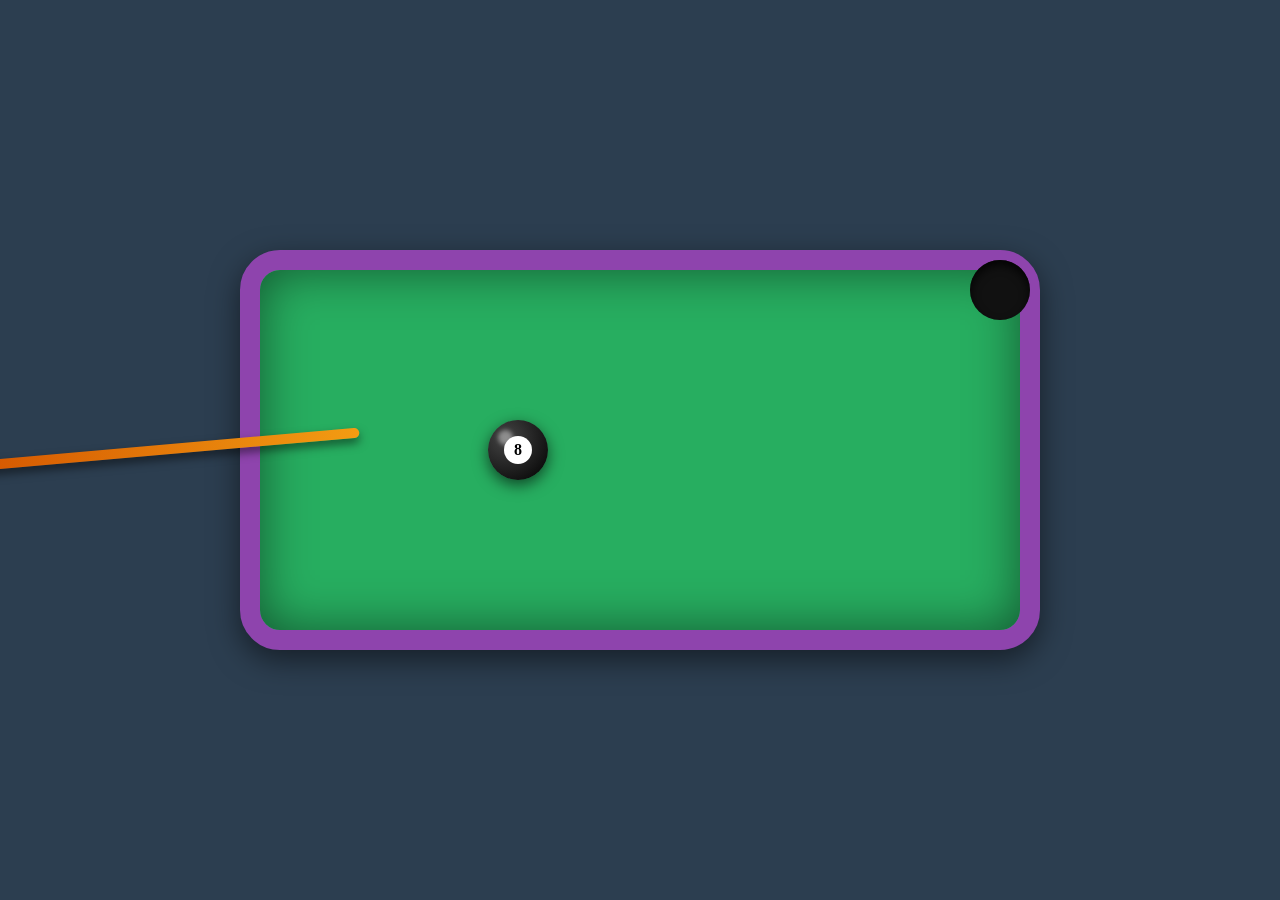
<file: веб 4 лаба/index2.html>
<html lang="ru">
<head>
    <meta charset="UTF-8">
    <meta name="viewport" content="width=device-width, initial-scale=1.0">
    <title>Задание 2 - Удар по бильярдному шару</title>
    <link rel="stylesheet" href="style2.css">
</head>
<body>

    <div class="billiards-table">
        
        <div class="pocket"></div>

        
        <div class="ball">
            <div class="highlight"></div>
            <div class="number">8</div>
        </div>

        
        <div class="cue"></div>
    </div>

</body>
</html>
</file>
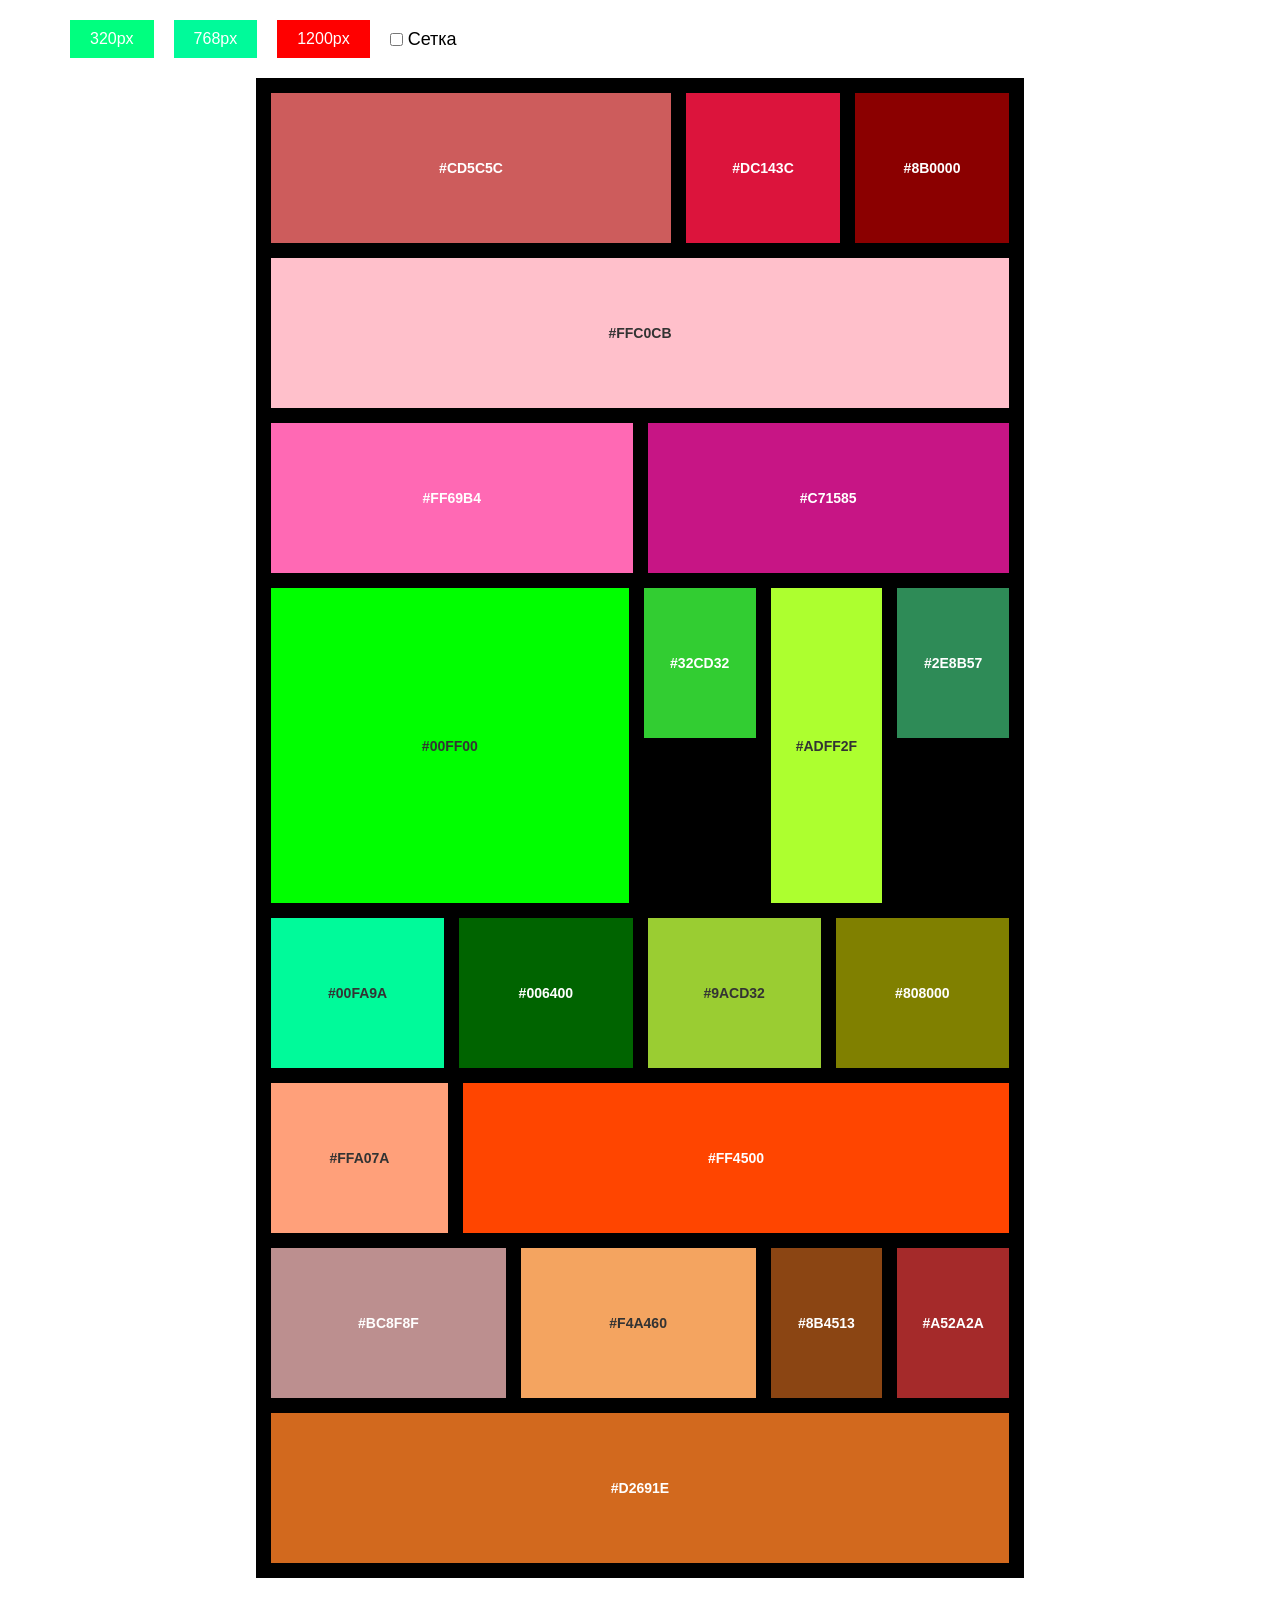
<file: лаба 2 веб/task2.html>
<!DOCTYPE html>
<html lang="ru">
<head>
    <meta charset="UTF-8">
    <meta name="viewport" content="width=device-width, initial-scale=1.0">
    <title>Задание 2 - Адаптивный макет</title>
    <link rel="stylesheet" href="style2.css">
</head>
<body>
    <div class="controls">
        <button class="btn mobile" onclick="setWidth(320)">320px</button>
        <button class="btn tablet" onclick="setWidth(768)">768px</button>
        <button class="btn desktop" onclick="setWidth(1200)">1200px</button>
        <label class="grid-toggle">
            <input type="checkbox" id="gridCheckbox" onclick="toggleGrid()"> Сетка
        </label>
    </div>

    <div class="wrapper" id="wrapper">
        <div class="layout" id="layout">
            
            <div class="row">
                <div class="box c1 col-3">#CD5C5C</div>
                <div class="box c2 col-1">#DC143C</div>
                <div class="box c3 col-1">#8B0000</div>
            </div>

            <div class="row">
                <div class="box c4 col-6">#FFC0CB</div>
            </div>

            <div class="row">
                <div class="box c5 col-3">#FF69B4</div>
                <div class="box c6 col-3">#C71585</div>
            </div>

            <div class="row">
                <div class="box c7 col-3 tall">#00FF00</div>
                <div class="box c12 col-1">#32CD32</div>
                <div class="box c14 col-1 tall">#ADFF2F</div>
                
                <div class="box c8 col-1">#2E8B57</div>
                <div class="box c13 col-1">#00FA9A</div>
                <div class="box c9 col-1">#006400</div>
                <div class="box c10 col-1">#9ACD32</div>
                <div class="box c11 col-1">#808000</div>
            </div>

            <div class="row">
                <div class="box c15 col-1">#FFA07A</div>
                <div class="box c16 col-4">#FF4500</div>
            </div>

            <div class="row">
                <div class="box c17 col-2">#BC8F8F</div>
                <div class="box c18 col-2">#F4A460</div>
                <div class="box c19 col-1">#8B4513</div>
                <div class="box c20 col-1">#A52A2A</div>
                <div class="box c21 col-2">#D2691E</div>
            </div>

        </div>
    </div>

    <script>
        function setWidth(width) {
            document.getElementById('layout').style.maxWidth = width + 'px';
            document.querySelectorAll('.btn').forEach(btn => btn.classList.remove('active'));
            if(width === 320) document.querySelector('.mobile').classList.add('active');
            if(width === 768) document.querySelector('.tablet').classList.add('active');
            if(width === 1200) document.querySelector('.desktop').classList.add('active');
        }
        function toggleGrid() {
            var wrapper = document.getElementById('wrapper');
            var checkbox = document.getElementById('gridCheckbox');
            if (checkbox.checked) wrapper.classList.add('show-grid');
            else wrapper.classList.remove('show-grid');
        }
    </script>
</body>
</html>
</file>
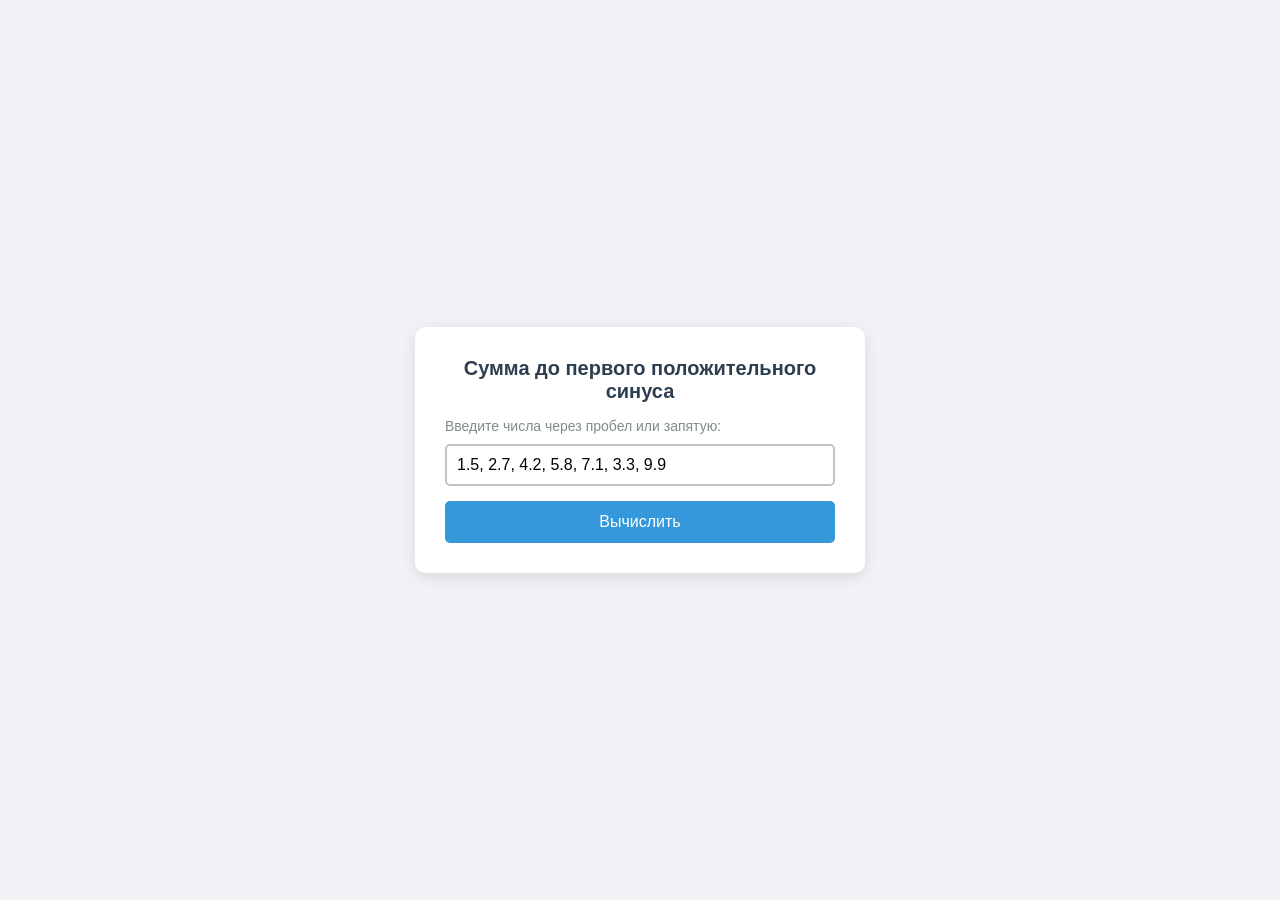
<file: лаба 5/index1.html>
<!DOCTYPE html>
<html lang="ru">
<head>
    <meta charset="UTF-8">
    <meta name="viewport" content="width=device-width, initial-scale=1.0">
    <title>Задание 2 - Обработка массива</title>
    <link rel="stylesheet" href="style1.css">
</head>
<body>

    <div class="container">
        <h1>Сумма до первого положительного синуса</h1>
        
        <p class="hint">Введите числа через пробел или запятую:</p>
        <input type="text" id="arrayInput" placeholder="Например: 1.5, 2.7, 4.2, 5.8" value="1.5, 2.7, 4.2, 5.8, 7.1, 3.3, 9.9">
        
        <button onclick="calculateSum()">Вычислить</button>

        <div id="result" class="result-box"></div>
    </div>

    <script>
        function calculateSum() {
            // Получаем строку от пользователя
            let inputStr = document.getElementById('arrayInput').value;
            
            // Разбиваем строку по запятым или пробелам, убираем пустые элементы и превращаем в числа
            // Используем регулярное выражение для разделения
            let arr = inputStr.split(/[\s,]+/).filter(item => item !== '').map(Number);

            // Проверка, что ввели корректные числа
            if (arr.length === 0 || arr.some(isNaN)) {
                document.getElementById('result').style.display = 'block';
                document.getElementById('result').innerHTML = "<p style='color:red;'>Ошибка! Введите корректные числа.</p>";
                return;
            }

            let sum = 0;
            let foundIndex = -1;
            let foundValue = null;

            // Ищем первый элемент с положительным синусом
            for (let i = 0; i < arr.length; i++) {
                if (Math.sin(arr[i]) > 0) {
                    foundIndex = i;
                    foundValue = arr[i];
                    break; // Останавливаемся
                }
                sum += arr[i]; // Если не нашли, прибавляем к сумме
            }

            let resultDiv = document.getElementById('result');
            resultDiv.style.display = 'block';

            if (foundIndex !== -1) {
                resultDiv.innerHTML = `
                    <p>Исходный массив: <strong>[${arr.join(', ')}]</strong></p>
                    <p>Первый элемент с положительным синусом: <strong>${foundValue}</strong> (индекс ${foundIndex}, sin = ${Math.sin(foundValue).toFixed(2)})</p>
                    <p>Сумма элементов до него: <strong style="color: #27ae60; font-size: 20px;">${sum.toFixed(2)}</strong></p>
                `;
            } else {
                resultDiv.innerHTML = `
                    <p>Исходный массив: <strong>[${arr.join(', ')}]</strong></p>
                    <p style="color: #e74c3c;">Элементов с положительным синусом не найдено.</p>
                    <p>Сумма всех элементов: <strong>${sum.toFixed(2)}</strong></p>
                `;
            }
        }
    </script>

</body>
</html>
</file>
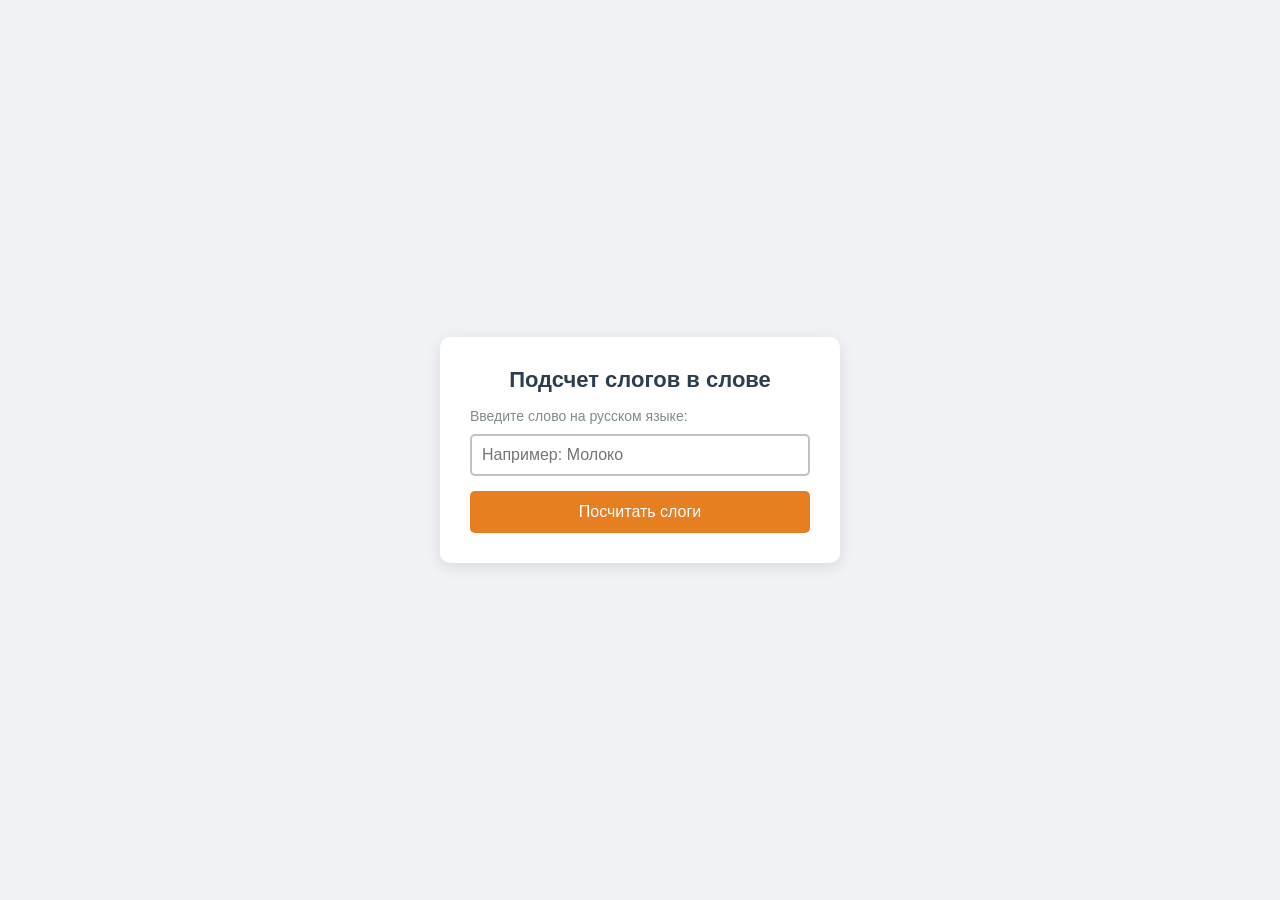
<file: лаба 5/index4.html>
<!DOCTYPE html>
<html lang="ru">
<head>
    <meta charset="UTF-8">
    <meta name="viewport" content="width=device-width, initial-scale=1.0">
    <title>Задание 4 - Подсчет слогов</title>
    <link rel="stylesheet" href="style4.css">
</head>
<body>

    <div class="container">
        <h1>Подсчет слогов в слове</h1>
        
        <p class="hint">Введите слово на русском языке:</p>
        <input type="text" id="wordInput" placeholder="Например: Молоко">
        
        <button onclick="countSyllables()">Посчитать слоги</button>

        <div id="result" class="result-box"></div>
    </div>

    <script>
        function countSyllables() {
            // Получаем слово из поля ввода и убираем пробелы по краям
            let word = document.getElementById('wordInput').value.trim();
            let resultDiv = document.getElementById('result');
            resultDiv.style.display = 'block';

            // Проверка на пустую строку
            if (word === '') {
                resultDiv.innerHTML = "<p style='color:red;'>Ошибка! Вы ничего не ввели.</p>";
                return;
            }

            // Проверка, что введены только русские буквы (и дефис для сложных слов)
            if (!/^[а-яА-ЯёЁ\-]+$/.test(word)) {
                resultDiv.innerHTML = "<p style='color:red;'>Ошибка! Введите слово только из русских букв.</p>";
                return;
            }

            // Гласные буквы русского алфавита
            let vowels = "аеёиоуыэюяАЕЁИОУЫЭЮЯ";
            let count = 0;

            // Проходим по каждому символу слова
            for (let i = 0; i < word.length; i++) {
                // Если текущий символ есть в строке гласных
                if (vowels.includes(word[i])) {
                    count++;
                }
            }

            // Красивое склонение слова "слог"
            let wordForm = "слогов";
            if (count % 10 === 1 && count % 100 !== 11) {
                wordForm = "слог";
            } else if ([2, 3, 4].includes(count % 10) && ![12, 13, 14].includes(count % 100)) {
                wordForm = "слога";
            }

            // Вывод результата
            resultDiv.innerHTML = `
                <p>В слове <strong>"${word}"</strong>:</p>
                <p style="font-size: 24px; color: #27ae60; margin-top: 10px;">
                    <strong>${count}</strong> ${wordForm}
                </p>
            `;
        }
    </script>

</body>
</html>
</file>
<file: лаба 2 веб/style1.css>
* {
    box-sizing: border-box;
}

body {
    margin: 0;
    height: 100vh; 
    background-color: #f0f0f0;
}


.screen-center {
    display: flex;
    justify-content: center;
    align-items: center;
    width: 100%;
    height: 100%;
}


.numbers-wrapper {
    display: flex;
    gap: 40px; 
}


.digit {
    display: flex;
    flex-wrap: wrap; 
    width: 150px; 
    gap: 0; 
}


.digit div {
    width: 50px;
    height: 50px;
    
}


.b {
    background-color: #333333;
}

.w {
    background-color: transparent; 
}
</file>
<file: лаба 5/style.css>
* {
    box-sizing: border-box;
    margin: 0;
    padding: 0;
}

body {
    font-family: Arial, sans-serif;
    background-color: #f4f7f6;
    display: flex;
    justify-content: center;
    align-items: center;
    height: 100vh;
}

.container {
    background-color: #fff;
    padding: 30px;
    border-radius: 10px;
    box-shadow: 0 4px 15px rgba(0, 0, 0, 0.1);
    text-align: center;
    width: 350px;
}

h1 {
    font-size: 20px;
    color: #2c3e50;
    margin-bottom: 10px;
}

p {
    font-size: 14px;
    color: #7f8c8d;
    margin-bottom: 20px;
}

input {
    width: 100%;
    padding: 10px;
    font-size: 16px;
    border: 2px solid #bdc3c7;
    border-radius: 5px;
    margin-bottom: 15px;
    outline: none;
    transition: border-color 0.3s;
}

input:focus {
    border-color: #3498db;
}

button {
    width: 100%;
    padding: 12px;
    font-size: 16px;
    background-color: #3498db;
    color: white;
    border: none;
    border-radius: 5px;
    cursor: pointer;
    transition: background-color 0.3s;
}

button:hover {
    background-color: #2980b9;
}

.result-box {
    margin-top: 20px;
    font-size: 16px;
    font-weight: bold;
    min-height: 24px;
}
</file>
<file: веб 4 лаба/style1.css>
* {
    box-sizing: border-box;
    margin: 0;
    padding: 0;
}

body {
    background-color: #e0f7fa;
    display: flex;
    justify-content: center;
    align-items: center;
    height: 100vh;
    overflow: hidden;
}

.scene {
    position: relative;
    width: 800px;
    height: 600px;
    background-color: #87CEEB; /* Небо */
    overflow: hidden;
    border-radius: 10px;
    box-shadow: 0 10px 30px rgba(0,0,0,0.3);
}


.sun {
    position: absolute;
    top: 40px;
    right: 60px;
    width: 80px;
    height: 80px;
    background-color: #FFD700;
    border-radius: 50%;
    box-shadow: 0 0 20px #FFD700, 0 0 40px #FFA500;
}


.cloud {
    position: absolute;
    background-color: white;
    border-radius: 50px;
    opacity: 0.8;
}
.cloud::before, .cloud::after {
    content: '';
    position: absolute;
    background-color: white;
    border-radius: 50%;
}
.cloud1 {
    top: 60px;
    left: 100px;
    width: 120px;
    height: 40px;
}
.cloud1::before {
    top: -20px; left: 20px;
    width: 50px; height: 50px;
}
.cloud1::after {
    top: -10px; left: 60px;
    width: 40px; height: 40px;
}
.cloud2 {
    top: 100px;
    left: 400px;
    width: 90px;
    height: 30px;
}
.cloud2::before {
    top: -15px; left: 15px;
    width: 40px; height: 40px;
}


.ground {
    position: absolute;
    bottom: 0;
    width: 100%;
    height: 200px;
    background-color: #4CAF50;
    border-top: 5px solid #388E3C;
}


.path {
    position: absolute;
    bottom: 0;
    left: 50%;
    transform: translateX(-50%);
    width: 120px;
    height: 200px;
    background-color: #D2B48C;
    clip-path: polygon(30% 0, 70% 0, 100% 100%, 0 100%);
}


.house {
    position: absolute;
    bottom: 150px;
    left: 50%;
    transform: translateX(-50%);
    width: 240px;
    height: 180px;
    z-index: 10;
}


.base {
    position: absolute;
    bottom: 0;
    width: 100%;
    height: 120px;
    background-color: #F5DEB3;
    border: 4px solid #8B4513;
    display: flex;
    justify-content: space-around;
    align-items: flex-end;
    padding-bottom: 0;
}

.roof {
    position: absolute;
    top: 0;
    left: -20px;
    width: 280px;
    height: 80px;
    background-color: #A52A2A;
    clip-path: polygon(50% 0, 100% 100%, 0 100%);
    z-index: 2;
}


.chimney {
    position: absolute;
    top: 10px;
    right: 40px;
    width: 30px;
    height: 50px;
    background-color: #8B4513;
    border: 3px solid #5c2e0a;
    z-index: 1;
}


.smoke {
    position: absolute;
    background-color: rgba(255, 255, 255, 0.7);
    border-radius: 50%;
}
.s1 { top: -20px; left: 5px; width: 15px; height: 15px; }
.s2 { top: -35px; left: -5px; width: 20px; height: 20px; }
.s3 { top: -55px; left: 10px; width: 25px; height: 25px; }


.door {
    width: 50px;
    height: 80px;
    background-color: #8B4513;
    border: 3px solid #5c2e0a;
    border-bottom: none;
    border-radius: 5px 5px 0 0;
    position: relative;
}
.door::after {
    content: '';
    position: absolute;
    top: 40px;
    right: 8px;
    width: 6px;
    height: 6px;
    background-color: #FFD700;
    border-radius: 50%;
}


.window {
    width: 50px;
    height: 50px;
    background-color: #87CEEB;
    border: 4px solid #8B4513;
    position: relative;
    margin-bottom: 30px;
}
.cross-v, .cross-h {
    position: absolute;
    background-color: #8B4513;
}
.cross-v { top: 0; left: 50%; transform: translateX(-50%); width: 4px; height: 100%; }
.cross-h { top: 50%; left: 0; transform: translateY(-50%); width: 100%; height: 4px; }


.tree {
    position: absolute;
    bottom: 100px;
    z-index: 5;
}
.tree1 { left: 80px; }
.tree2 { right: 80px; transform: scale(0.8); bottom: 80px; }

.trunk {
    position: absolute;
    bottom: 0;
    left: 50%;
    transform: translateX(-50%);
    width: 20px;
    height: 80px;
    background-color: #5c2e0a;
    z-index: 1;
}

.leaves {
    position: absolute;
    background-color: #2E8B57;
    border-radius: 50%;
    box-shadow: inset -5px -5px 10px rgba(0,0,0,0.3);
}
.l1 { width: 80px; height: 80px; bottom: 50px; left: -10px; }
.l2 { width: 60px; height: 60px; bottom: 90px; left: 10px; }
.l3 { width: 50px; height: 50px; bottom: 30px; left: 30px; }


.fence {
    position: absolute;
    bottom: 130px;
    left: 0;
    width: 200px;
    display: flex;
    gap: 10px;
}
.plank {
    width: 15px;
    height: 60px;
    background-color: #DEB887;
    border: 2px solid #8B4513;
    border-radius: 5px 5px 0 0;
    position: relative;
}
.plank::after {
    content: '';
    position: absolute;
    top: 20px;
    left: 0;
    width: 100%;
    height: 4px;
    background-color: #8B4513;
}
</file>
<file: веб 4 лаба/style2.css>
* {
    box-sizing: border-box;
    margin: 0;
    padding: 0;
}

body {
    background-color: #2c3e50;
    display: flex;
    justify-content: center;
    align-items: center;
    height: 100vh;
    overflow: hidden;
}


.billiards-table {
    position: relative;
    width: 800px;
    height: 400px;
    background-color: #27ae60; 
    border: 20px solid #8e44ad; 
    border-radius: 40px;
    box-shadow: 0 10px 30px rgba(0,0,0,0.5), inset 0 0 50px rgba(0,0,0,0.5);
}


.pocket {
    position: absolute;
    top: -10px;
    right: -10px;
    width: 60px;
    height: 60px;
    background-color: #111;
    border-radius: 50%;
    box-shadow: inset 0 5px 10px rgba(0,0,0,0.8);
}


.ball {
    position: absolute;
    top: 50%;
    left: 30%;
    transform: translateY(-50%);
    width: 60px;
    height: 60px;
    background: radial-gradient(circle at 30% 30%, #444, #000);
    border-radius: 50%;
    box-shadow: 0 5px 15px rgba(0,0,0,0.6);
    display: flex;
    justify-content: center;
    align-items: center;
    

    animation: hitBall 2.5s ease-in-out infinite;
}


.ball .number {
    width: 28px;
    height: 28px;
    background-color: #fff;
    border-radius: 50%;
    display: flex;
    justify-content: center;
    align-items: center;
    font-weight: bold;
    font-size: 16px;
    color: #000;
}


.ball .highlight {
    position: absolute;
    top: 10px;
    left: 10px;
    width: 15px;
    height: 15px;
    background-color: rgba(255, 255, 255, 0.4);
    border-radius: 50%;
    filter: blur(2px);
}


.cue {
    position: absolute;
    top: 50%;
    left: -300px;
    transform: translateY(-50%) rotate(-5deg);
    width: 400px;
    height: 10px;
    background: linear-gradient(to right, #d35400, #f39c12);
    border-radius: 5px;
    box-shadow: 0 5px 10px rgba(0,0,0,0.5);
    

    animation: hitCue 2.5s ease-in-out infinite;
}


@keyframes hitCue {
    0%, 20% {
        left: -350px; 
        transform: translateY(-50%) rotate(-5deg);
    }
    30% {
        left: -50px; 
        transform: translateY(-50%) rotate(0deg);
    }
    40%, 100% {
        left: -300px; 
        transform: translateY(-50%) rotate(-5deg);
    }
}

@keyframes hitBall {
    0%, 25% {
        top: 50%;
        left: 30%;
        transform: translateY(-50%) scale(1);
    }
    30% {
        top: 50%;
        left: 30%;
        transform: translateY(-50%) scale(1.1); 
    }
    70% {
        top: 10%; 
        left: 85%; 
        transform: translateY(-50%) scale(1);
    }
    80%, 100% {
        top: 0px; 
        left: 95%;
        transform: translateY(-50%) scale(0);
    }
}
</file>
<file: лаба 2 веб/style2.css>
* {
    box-sizing: border-box;
    margin: 0;
    padding: 0;
}

body {
    font-family: sans-serif;
    background-color: #fff;
    padding: 20px;
}

.controls {
    display: flex;
    align-items: center;
    gap: 20px;
    margin-bottom: 20px;
    padding-left: 50px;
}
.btn {
    padding: 10px 20px;
    border: none;
    color: white;
    cursor: pointer;
    font-size: 16px;
}
.btn.mobile { background-color: #00FF7F; }
.btn.tablet { background-color: #00FA9A; }
.btn.desktop { background-color: #ff0000; }
.btn.active { background-color: #ff0000; } 

.grid-toggle { cursor: pointer; font-size: 18px; display: flex; align-items: center; gap: 5px; }

.wrapper {
    display: flex;
    justify-content: center;
    width: 100%;
}

.layout {
    width: 100%;
    max-width: 768px; 
    background-color: #000;
    display: flex;
    flex-direction: column;
    padding: 15px;
    transition: max-width 0.3s ease;
}

.show-grid .layout {
    background-image: 
        linear-gradient(to right, rgba(255,255,255,0.3) 1px, transparent 1px),
        linear-gradient(to bottom, rgba(255,255,255,0.3) 1px, transparent 1px);
    background-size: calc(100% / 6) 150px;
    background-position: 15px 15px;
}

.row {
    display: flex;
    flex-wrap: wrap;
    gap: 15px;
    margin-bottom: 15px;
}
.row:last-child { margin-bottom: 0; }

.box {
    height: 150px;
    color: white;
    display: flex;
    align-items: center;
    justify-content: center;
    font-weight: bold;
    font-size: 14px;
    flex-grow: 1;
    flex-shrink: 0;
}

.tall { height: 315px !important; }

.col-1 { flex-basis: calc(16.666% - 15px); }
.col-2 { flex-basis: calc(33.333% - 15px); }
.col-3 { flex-basis: calc(50% - 15px); }
.col-4 { flex-basis: calc(66.666% - 15px); }
.col-6 { flex-basis: 100%; flex-grow: 0; }

.c1 { background-color: #CD5C5C; } .c2 { background-color: #DC143C; } .c3 { background-color: #8B0000; }
.c4 { background-color: #FFC0CB; color: #333; } .c5 { background-color: #FF69B4; } .c6 { background-color: #C71585; }
.c7 { background-color: #00FF00; color: #333; } .c8 { background-color: #2E8B57; } .c9 { background-color: #006400; }
.c10 { background-color: #9ACD32; color: #333; } .c11 { background-color: #808000; } .c12 { background-color: #32CD32; }
.c13 { background-color: #00FA9A; color: #333; } .c14 { background-color: #ADFF2F; color: #333; } .c15 { background-color: #FFA07A; color: #333; }
.c16 { background-color: #FF4500; } .c17 { background-color: #BC8F8F; } .c18 { background-color: #F4A460; color: #333; }
.c19 { background-color: #8B4513; } .c20 { background-color: #A52A2A; } .c21 { background-color: #D2691E; }

@media (max-width: 767px) {
    .row { flex-direction: column; gap: 15px; }
    .box { width: 100% !important; height: 150px !important; flex-basis: 100% !important; }
    
    .c2 { display: none; }
    
    .col-1 { width: calc(50% - 7.5px) !important; flex-basis: calc(50% - 7.5px) !important; }
    .col-2 { width: 100% !important; flex-basis: 100% !important; }
    .col-3 { width: 100% !important; flex-basis: 100% !important; }
    .col-4 { width: 100% !important; flex-basis: 100% !important; }
}
</file>
<file: лаба 5/style1.css>
* {
    box-sizing: border-box;
    margin: 0;
    padding: 0;
}

body {
    font-family: Arial, sans-serif;
    background-color: #f0f2f5;
    display: flex;
    justify-content: center;
    align-items: center;
    height: 100vh;
}

.container {
    background-color: #fff;
    padding: 30px;
    border-radius: 10px;
    box-shadow: 0 4px 15px rgba(0, 0, 0, 0.1);
    width: 450px;
    text-align: center;
}

h1 {
    font-size: 20px;
    color: #2c3e50;
    margin-bottom: 15px;
}

.hint {
    font-size: 14px;
    color: #7f8c8d;
    margin-bottom: 10px;
    text-align: left;
}

input {
    width: 100%;
    padding: 10px;
    font-size: 16px;
    border: 2px solid #bdc3c7;
    border-radius: 5px;
    margin-bottom: 15px;
    outline: none;
    transition: border-color 0.3s;
}

input:focus {
    border-color: #3498db;
}

button {
    width: 100%;
    padding: 12px;
    font-size: 16px;
    background-color: #3498db;
    color: white;
    border: none;
    border-radius: 5px;
    cursor: pointer;
    transition: background-color 0.3s;
}

button:hover {
    background-color: #2980b9;
}

.result-box {
    display: none;
    margin-top: 20px;
    padding: 15px;
    background-color: #f9f9f9;
    border-left: 5px solid #3498db;
    text-align: left;
    border-radius: 5px;
}

.result-box p {
    margin-bottom: 10px;
    font-size: 15px;
    color: #333;
}
</file>
<file: лаба 5/style4.css>
* {
    box-sizing: border-box;
    margin: 0;
    padding: 0;
}

body {
    font-family: Arial, sans-serif;
    background-color: #f0f2f5;
    display: flex;
    justify-content: center;
    align-items: center;
    height: 100vh;
}

.container {
    background-color: #fff;
    padding: 30px;
    border-radius: 10px;
    box-shadow: 0 4px 15px rgba(0, 0, 0, 0.1);
    width: 400px;
    text-align: center;
}

h1 {
    font-size: 22px;
    color: #2c3e50;
    margin-bottom: 15px;
}

.hint {
    font-size: 14px;
    color: #7f8c8d;
    margin-bottom: 10px;
    text-align: left;
}

input {
    width: 100%;
    padding: 10px;
    font-size: 16px;
    border: 2px solid #bdc3c7;
    border-radius: 5px;
    margin-bottom: 15px;
    outline: none;
    transition: border-color 0.3s;
}

input:focus {
    border-color: #3498db;
}

button {
    width: 100%;
    padding: 12px;
    font-size: 16px;
    background-color: #e67e22;
    color: white;
    border: none;
    border-radius: 5px;
    cursor: pointer;
    transition: background-color 0.3s;
}

button:hover {
    background-color: #d35400;
}

.result-box {
    display: none;
    margin-top: 20px;
    padding: 15px;
    background-color: #f9f9f9;
    border-left: 5px solid #e67e22;
    text-align: center;
    border-radius: 5px;
}

.result-box p {
    margin-bottom: 5px;
    font-size: 16px;
    color: #333;
}
</file>
